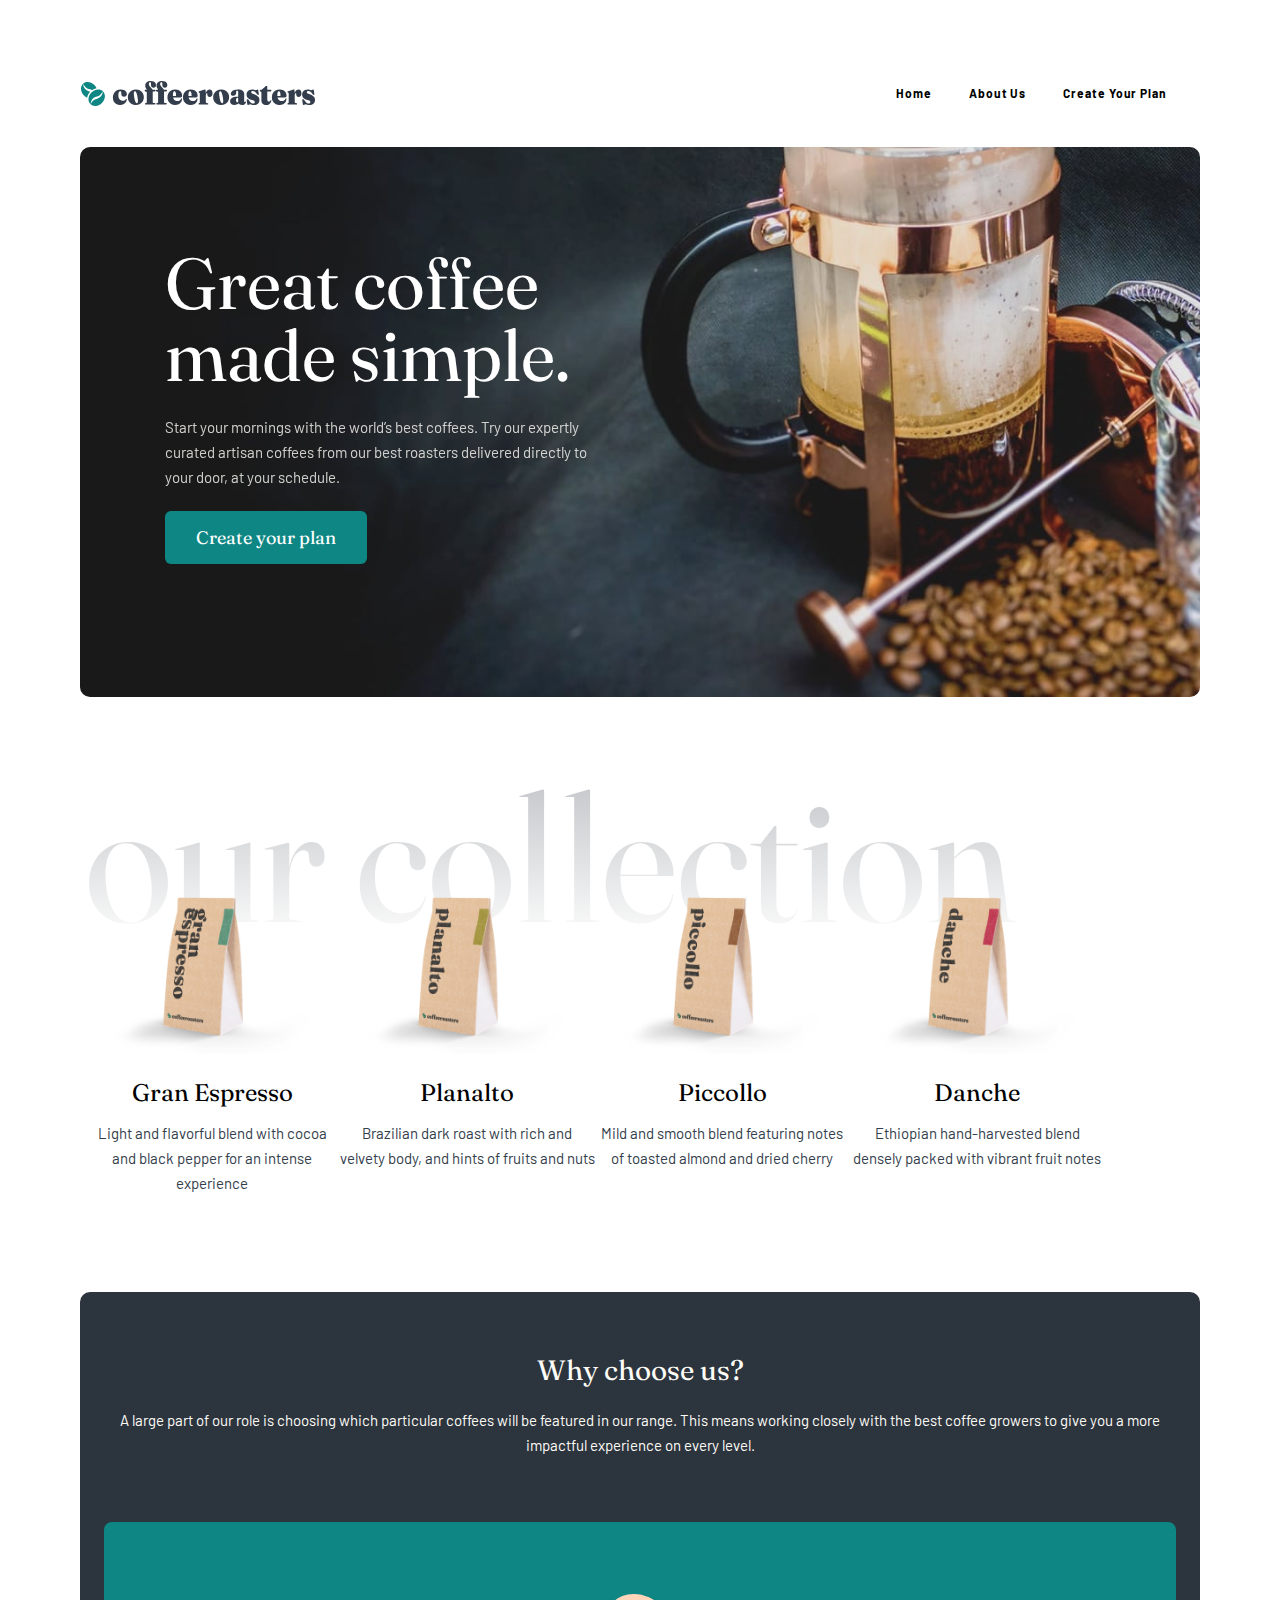
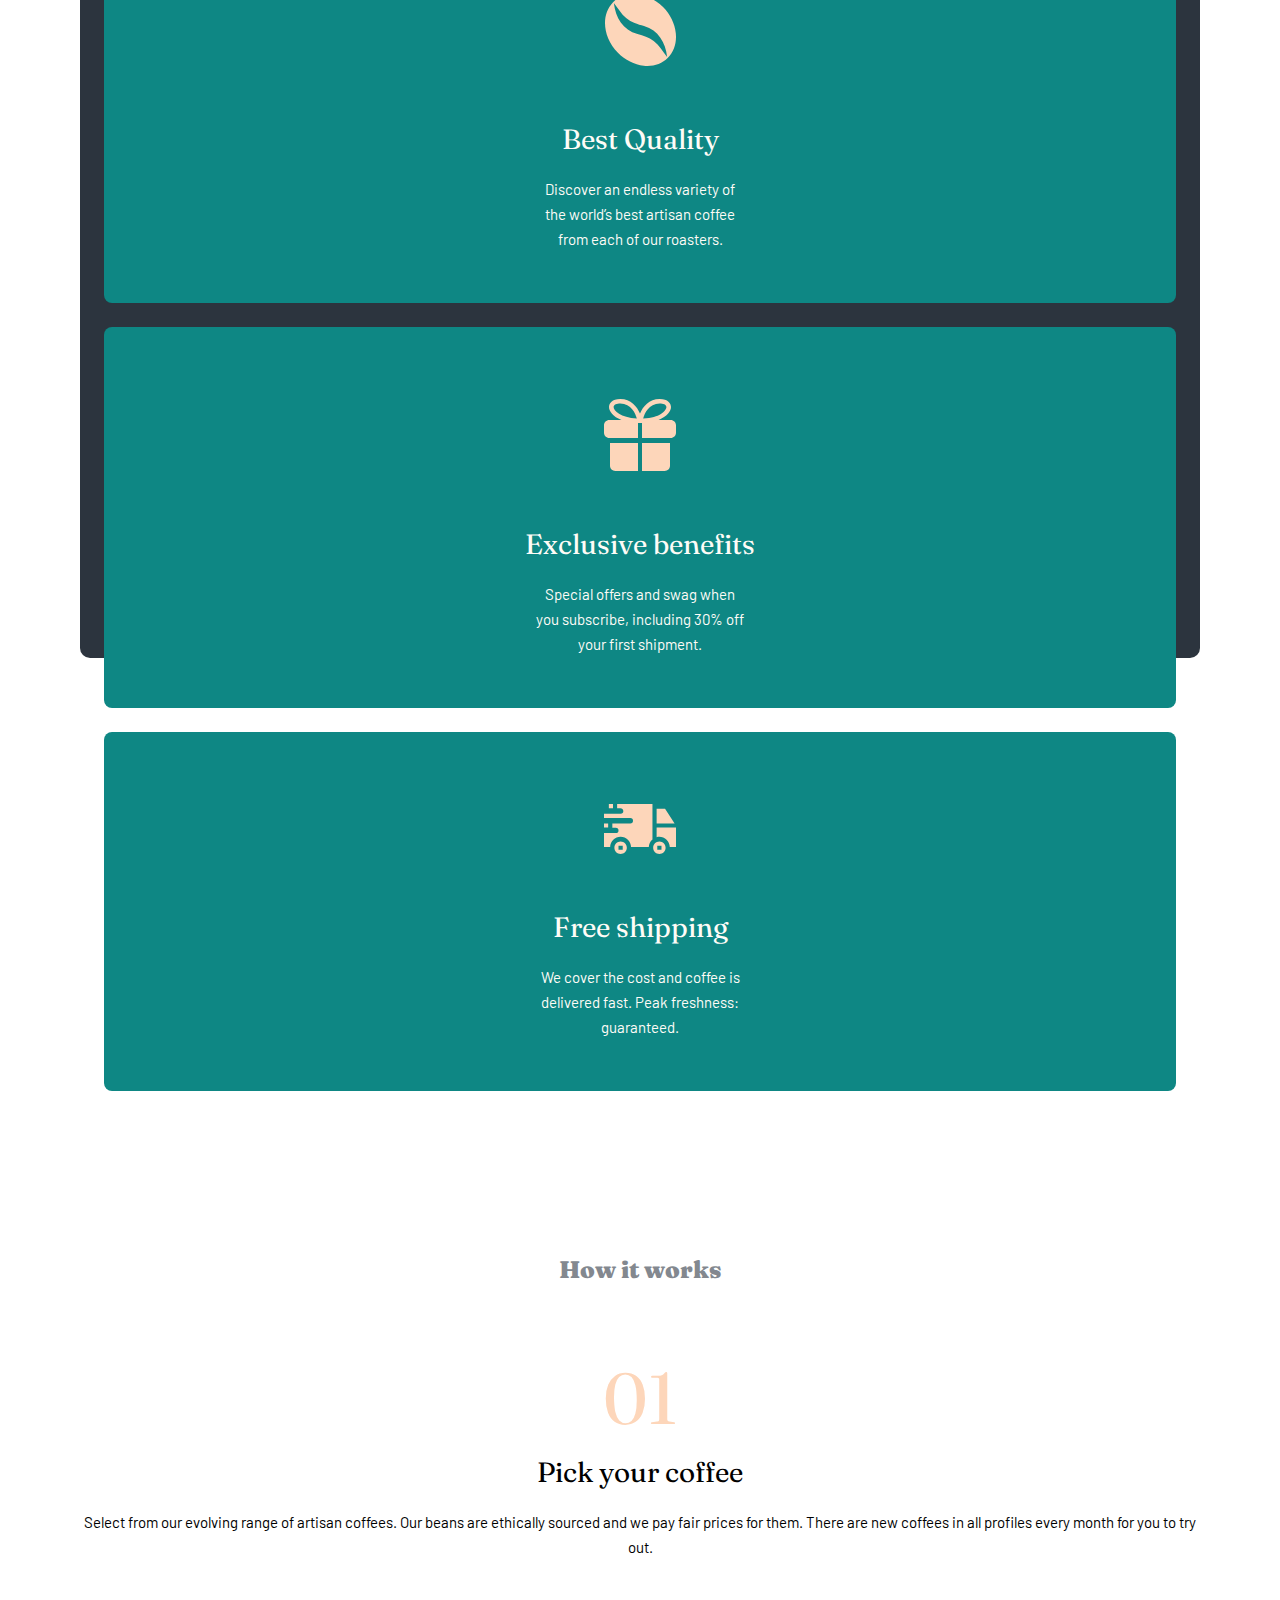
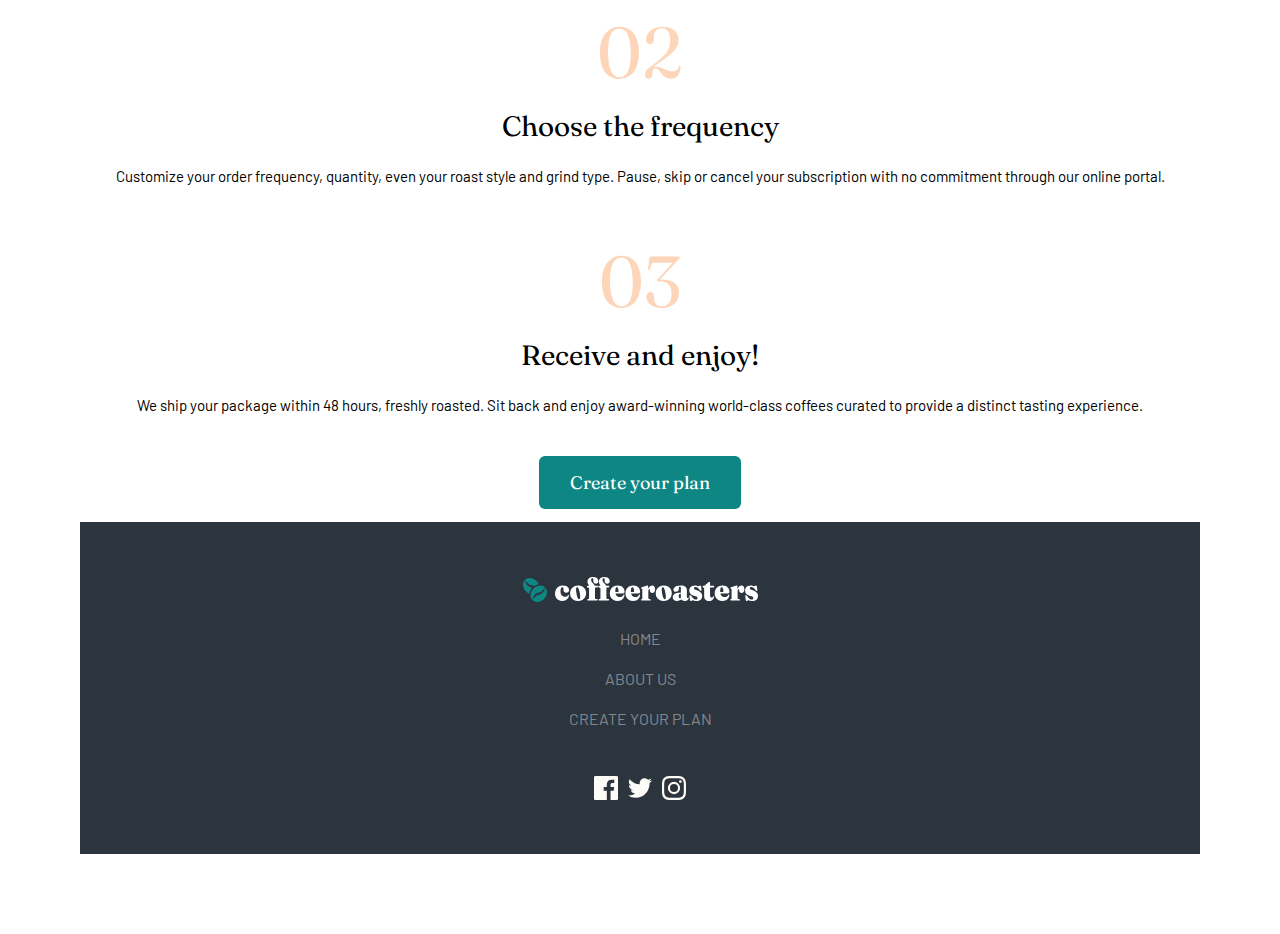
<file: index.html>
<!DOCTYPE html>
<html lang="en">

<head>
  <meta charset="UTF-8">
  <meta name="viewport" content="width=device-width, initial-scale=1.0">
  <link rel="stylesheet" href="scss/styles.css">
  <link rel="preconnect" href="https://fonts.googleapis.com">
  <link rel="preconnect" href="https://fonts.gstatic.com" crossorigin>
  <link
    href="https://fonts.googleapis.com/css2?family=Barlow:wght@400;700&family=Fraunces:opsz,wght@9..144,900&display=swap"
    rel="stylesheet">
  <script src="script.js" defer></script>

  <link rel="icon" type="image/png" sizes="32x32" href="./assets/favicon-32x32.png">

  <title>Frontend Mentor | Coffeeroasters subscription site</title>
</head>

<body>
  <header>
    <nav class="nav">
      <div class="nav-container">
        <img class="logo" src="assets/shared/desktop/logo.svg" alt="">
        <img class="hamburger" src="assets/shared/mobile/icon-hamburger.svg" alt="">
      </div>
      <ul class="nav-link">
        <li class="title_font nav-links"><a href="index.html">Home</a></li>
        <li class="title_font nav-links"><a href="about.html">About Us</a></li>
        <li class="title_font nav-links"><a href="plan.html">Create Your Plan</a></li>
      </ul>
    </nav>
    <div class="header-container">
      <h1 class="title_font">Great coffee made simple.</h1>
      <p class="sub_text sub_text-header">Start your mornings with the world’s best coffees. Try our expertly curated
        artisan
        coffees from our best roasters delivered directly to your door, at your schedule.</p>
      <a href="#" class="title_font btn">Create your plan</a>
    </div>
  </header>
  <main>
    <section class="section section-collection">
      <h2 class="title_font index-h2">our collection</h2>
      <div class="section__collection--container">
        <div class="card-coffee">
          <img class="coffee-logo" src="assets/home/desktop/image-gran-espresso.png" alt="">
          <h3 class="title_font">Gran Espresso</h3>
          <p class="sub_text sub_text-collection">Light and flavorful blend with cocoa and black pepper for an intense
            experience</p>
        </div>
        <div class="card-coffee">
          <img class="coffee-logo" src="assets/home/desktop/image-planalto.png" alt="">
          <h3 class="title_font">Planalto</h3>
          <p class="sub_text sub_text-collection">Brazilian dark roast with rich and velvety body, and hints of fruits
            and
            nuts</p>
        </div>
        <div class="card-coffee">
          <img class="coffee-logo" src="assets/home/desktop/image-piccollo.png" alt="">
          <h3 class="title_font">Piccollo</h3>
          <p class="sub_text sub_text-collection">Mild and smooth blend featuring notes of toasted almond and dried
            cherry
          </p>
        </div>
        <div class="card-coffee">
          <img class="coffee-logo" src="assets/home/desktop/image-danche.png" alt="">
          <h3 class="title_font">Danche</h3>
          <p class="sub_text sub_text-collection">Ethiopian hand-harvested blend densely packed with vibrant fruit notes
          </p>
        </div>
      </div>
    </section>
    <section class="section section--promo">
      <h4 class="title_font">Why choose us?</h4>
      <p class="sub_text sub_text--promo">A large part of our role is choosing which particular coffees will be featured
        in our range.
        This means working
        closely with the best coffee growers to give you a more impactful experience on every level.</p>
      <div class="card">
        <img class="card__logo" src="assets/home/desktop/icon-coffee-bean.svg" alt="">
        <h4 class="title_font">Best Quality</h4>
        <p class="sub_text card__sub">Discover an endless variety of the world’s best artisan coffee from each of our
          roasters.</p>
      </div>
      <div class="card">
        <img class="card__logo" src="assets/home/desktop/icon-gift.svg" alt="">
        <h4 class="title_font">Exclusive benefits</h4>
        <p class="sub_text card__sub">Special offers and swag when you subscribe, including 30% off your first shipment.
        </p>
      </div>
      <div class="card">
        <img class="card__logo" src="assets/home/desktop/icon-truck.svg" alt="">
        <h4 class="title_font">Free shipping</h4>
        <p class="sub_text card__sub">We cover the cost and coffee is delivered fast. Peak freshness: guaranteed.</p>
      </div>
    </section>
    <section class="section section--instruction">
      <h5 class="title_font">How it works</h5>
      <div class="section__card">
        <p class="section__number-logo">01</p>
        <p class="title_font section__title">Pick your coffee</p>
        <p class="sub_text">Select from our evolving range of artisan coffees. Our beans are ethically sourced and we
          pay fair prices for
          them. There are new coffees in all profiles every month for you to try out.</p>
      </div>
      <div class="section__card">
        <p class="section__number-logo">02</p>
        <p class="title_font section__title">Choose the frequency</p>
        <p class="sub_text">Customize your order frequency, quantity, even your roast style and grind type. Pause, skip
          or cancel your subscription with no commitment through our online portal.</p>
      </div>
      <div class="section__card">
        <p class="section__number-logo">03</p>
        <p class="title_font section__title">Receive and enjoy!</p>
        <p class="sub_text">We ship your package within 48 hours, freshly roasted. Sit back and enjoy award-winning
          world-class coffees curated to provide a distinct tasting experience.</p>
      </div>
      <a href="#" class="title_font btn">Create your plan</a>
    </section>
  </main>
  <footer class="footer">
    <svg class="footer-logo" width="237" height="28" xmlns="http://www.w3.org/2000/svg">
      <g fill-rule="nonzero" fill="none">
        <path
          d="M40.237 24.95c1.304 0 2.444-.237 3.422-.71.978-.474 1.755-1.124 2.331-1.95.576-.827.907-1.78.994-2.86.011-.199-.019-.345-.09-.438a.374.374 0 00-.268-.157.623.623 0 00-.27.066c-.092.044-.22.143-.382.297-.294.562-.712.962-1.255 1.199-.544.237-1.217.355-2.021.355-.804 0-1.521-.21-2.152-.628-.63-.419-1.127-1.047-1.491-1.884-.364-.838-.546-1.874-.546-3.108 0-.86.079-1.581.236-2.165.158-.584.38-1.022.669-1.314.287-.292.61-.438.97-.438.358 0 .635.138.83.413.196.276.294.683.294 1.223v1.058c0 .893.23 1.595.693 2.108.461.512 1.138.768 2.029.768.87 0 1.556-.25 2.062-.752.505-.501.757-1.193.757-2.074 0-.838-.241-1.595-.725-2.273-.483-.678-1.184-1.215-2.102-1.612-.919-.396-2.046-.595-3.382-.595-1.565 0-2.934.35-4.108 1.05a7.38 7.38 0 00-2.746 2.86C33.33 14.594 33 15.963 33 17.495c0 1.587.315 2.934.945 4.041a6.4 6.4 0 002.584 2.537c1.092.584 2.328.876 3.708.876zm15.728-.033c1.619 0 3.04-.336 4.262-1.008 1.222-.672 2.179-1.584 2.869-2.735.69-1.152 1.034-2.455 1.034-3.91 0-1.531-.33-2.881-.994-4.05a7.107 7.107 0 00-2.77-2.743c-1.185-.661-2.57-.992-4.157-.992-1.597 0-3.01.342-4.237 1.025-1.228.683-2.19 1.606-2.885 2.769-.696 1.162-1.043 2.47-1.043 3.925 0 1.521.331 2.86.994 4.017a7.067 7.067 0 002.779 2.719c1.19.656 2.572.983 4.148.983zm1.239-1.719c-.337.066-.666-.082-.987-.446-.32-.364-.624-.975-.912-1.835-.288-.86-.563-1.989-.823-3.388-.25-1.4-.392-2.551-.424-3.455-.033-.903.032-1.586.195-2.05.163-.462.413-.732.75-.81.337-.065.666.084.986.447.32.364.628.975.921 1.835.294.86.57 1.989.831 3.388.261 1.4.405 2.554.432 3.463.027.91-.043 1.595-.212 2.058-.168.463-.42.727-.757.793zm17.781 1.422c.511 0 .766-.254.766-.76 0-.22-.06-.394-.179-.521-.12-.127-.304-.207-.554-.24l-1.402-.215a.589.589 0 01-.448-.297c-.092-.166-.138-.402-.138-.711V11.579h1.157c.608 0 1.054-.105 1.336-.315.283-.209.424-.479.424-.81 0-.22-.068-.382-.204-.487-.136-.105-.328-.157-.578-.157H72.75l-.015-.087a1.998 1.998 0 00-.264-.64l-.07-.108a8.286 8.286 0 00-.905-1.09 36.96 36.96 0 01-1.075-1.158 6.526 6.526 0 01-.905-1.297 3.138 3.138 0 01-.367-1.488c0-.518.104-.914.31-1.19.207-.275.51-.413.913-.413.315 0 .549.09.7.273.153.181.229.465.229.85v1.472c0 .837.239 1.51.717 2.016.478.507 1.108.76 1.89.76.707 0 1.286-.217 1.736-.652.451-.435.677-1.088.677-1.959 0-.738-.19-1.419-.57-2.041-.38-.623-.954-1.121-1.72-1.496S72.302 1 71.139 1c-1.804 0-3.195.433-4.173 1.298-.977.865-1.466 2.019-1.466 3.462 0 .606.081 1.116.244 1.53.163.412.348.768.554 1.065l.554.802c.123.178.199.363.23.556l.01.097h-1.43a.83.83 0 00-.508.145L65.1 10a.637.637 0 00-.203.488c0 .198.054.366.162.504.11.137.288.267.538.388l.946.314c.206.088.347.185.423.29a.643.643 0 01.115.388v9.554c0 .286-.05.507-.147.66a.73.73 0 01-.408.315l-.7.215a.978.978 0 00-.432.297.77.77 0 00-.139.48c0 .231.068.41.204.537.136.126.312.19.53.19h8.996zm11.377 0c.51 0 .766-.254.766-.76 0-.22-.06-.394-.18-.521-.119-.127-.304-.207-.554-.24l-1.401-.215a.589.589 0 01-.448-.297c-.093-.166-.139-.402-.139-.711V11.579h1.157c.609 0 1.054-.105 1.337-.315.282-.209.423-.479.423-.81 0-.22-.067-.382-.203-.487-.136-.105-.329-.157-.579-.157h-2.414l-.015-.087a1.998 1.998 0 00-.264-.64l-.07-.108a8.286 8.286 0 00-.904-1.09 36.96 36.96 0 01-1.076-1.158 6.526 6.526 0 01-.904-1.297 3.138 3.138 0 01-.367-1.488c0-.518.103-.914.31-1.19.206-.275.51-.413.912-.413.315 0 .55.09.701.273.152.181.228.465.228.85v1.472c0 .837.24 1.51.718 2.016.478.507 1.108.76 1.89.76.706 0 1.285-.217 1.736-.652.45-.435.676-1.088.676-1.959 0-.738-.19-1.419-.57-2.041-.38-.623-.954-1.121-1.72-1.496S83.678 1 82.515 1c-1.803 0-3.194.433-4.172 1.298-.978.865-1.467 2.019-1.467 3.462 0 .606.082 1.116.245 1.53.163.412.347.768.554 1.065l.554.802c.122.178.198.363.229.556l.011.097h-1.43a.83.83 0 00-.509.145l-.053.045a.637.637 0 00-.204.488c0 .198.054.366.163.504.109.137.288.267.538.388l.945.314c.207.088.348.185.424.29a.643.643 0 01.114.388v9.554c0 .286-.049.507-.147.66a.73.73 0 01-.407.315l-.701.215a.978.978 0 00-.432.297.77.77 0 00-.138.48c0 .231.067.41.203.537.136.126.313.19.53.19h8.997zm9.11.33c1.38 0 2.598-.27 3.652-.81 1.054-.54 1.874-1.258 2.46-2.157.588-.898.881-1.887.881-2.966 0-.21-.038-.359-.114-.447a.353.353 0 00-.277-.132.64.64 0 00-.27.074c-.102.05-.22.146-.35.29-.228.705-.676 1.256-1.344 1.653-.668.396-1.437.595-2.306.595-1.359 0-2.445-.466-3.26-1.397-.478-.546-.816-1.273-1.013-2.18l-.016-.076h7.45c.472 0 .841-.125 1.11-.374l.064-.064c.272-.292.407-.692.407-1.199 0-1.168-.274-2.228-.823-3.181-.548-.954-1.333-1.708-2.355-2.265-1.021-.556-2.238-.835-3.65-.835-1.663 0-3.087.33-4.271.992a6.684 6.684 0 00-2.714 2.769c-.624 1.184-.937 2.564-.937 4.14 0 1.499.323 2.818.97 3.959A6.821 6.821 0 0091.463 24c1.152.634 2.489.95 4.01.95zm-2.127-8.878a12.966 12.966 0 01-.024-.791c0-1.036.076-1.851.229-2.446.152-.595.347-1.017.586-1.265.24-.248.506-.372.799-.372.38 0 .736.325 1.068.976.33.65.497 1.73.497 3.24 0 .462-.207.693-.62.693h-2.533l-.002-.035zm17.71 8.878c1.38 0 2.596-.27 3.65-.81 1.054-.54 1.875-1.258 2.461-2.157.587-.898.88-1.887.88-2.966 0-.21-.038-.359-.114-.447a.353.353 0 00-.277-.132.64.64 0 00-.269.074c-.103.05-.22.146-.35.29-.228.705-.676 1.256-1.345 1.653-.668.396-1.437.595-2.306.595-1.358 0-2.445-.466-3.26-1.397-.477-.546-.815-1.273-1.013-2.18l-.016-.076h7.451c.471 0 .841-.125 1.109-.374l.065-.064c.271-.292.407-.692.407-1.199 0-1.168-.274-2.228-.823-3.181-.549-.954-1.334-1.708-2.355-2.265-1.022-.556-2.239-.835-3.651-.835-1.663 0-3.086.33-4.27.992a6.684 6.684 0 00-2.714 2.769c-.625 1.184-.937 2.564-.937 4.14 0 1.499.323 2.818.97 3.959A6.821 6.821 0 00107.044 24c1.152.634 2.488.95 4.01.95zm-2.129-8.878a12.966 12.966 0 01-.023-.791c0-1.036.076-1.851.228-2.446.152-.595.348-1.017.587-1.265s.505-.372.798-.372c.38 0 .737.325 1.068.976.331.65.497 1.73.497 3.24 0 .462-.206.693-.62.693h-2.533l-.002-.035zm19.079 8.548c.26 0 .46-.069.595-.207a.732.732 0 00.204-.537.82.82 0 00-.147-.488c-.098-.137-.26-.223-.489-.256l-1.222-.248a.647.647 0 01-.457-.339c-.098-.181-.146-.427-.146-.735v-5.818c0-.65.038-1.185.114-1.604.076-.418.187-.73.334-.933.146-.204.318-.306.513-.306.196 0 .337.071.424.215.087.143.136.341.147.595l.016.66c.022.75.225 1.329.611 1.736.386.408.98.612 1.785.612.826 0 1.5-.298 2.02-.893.522-.595.783-1.526.783-2.793 0-1.278-.25-2.231-.75-2.86-.5-.628-1.217-.942-2.151-.942-.771 0-1.483.24-2.135.72-.652.479-1.176 1.211-1.573 2.198a6.529 6.529 0 00-.182.515l-.028.094-.124-2.568c-.029-.304-.082-.525-.158-.663l-.03-.048c-.092-.132-.23-.198-.415-.198-.13 0-.288.022-.473.066a4.95 4.95 0 00-.684.231l-4.63 1.34c-.26.098-.445.217-.553.355a.74.74 0 00-.163.47.64.64 0 00.106.38c.07.1.182.194.334.282l.424.05a.618.618 0 01.301.272c.06.116.09.306.09.57v8.397c0 .33-.027.568-.082.71a.552.552 0 01-.293.315l-.375.149c-.141.099-.253.206-.334.322a.743.743 0 00-.122.438c0 .231.068.413.203.545.136.133.324.199.563.199h8.149zm13.626.297c1.619 0 3.04-.336 4.262-1.008 1.222-.672 2.178-1.584 2.868-2.735.69-1.152 1.035-2.455 1.035-3.91 0-1.531-.331-2.881-.994-4.05a7.107 7.107 0 00-2.77-2.743c-1.185-.661-2.57-.992-4.157-.992-1.597 0-3.01.342-4.238 1.025-1.227.683-2.189 1.606-2.884 2.769-.696 1.162-1.043 2.47-1.043 3.925 0 1.521.33 2.86.994 4.017a7.067 7.067 0 002.779 2.719c1.19.656 2.572.983 4.148.983zm1.238-1.719c-.336.066-.665-.082-.986-.446-.32-.364-.624-.975-.912-1.835-.288-.86-.563-1.989-.824-3.388-.25-1.4-.39-2.551-.423-3.455-.033-.903.032-1.586.195-2.05.163-.462.413-.732.75-.81.337-.065.666.084.986.447.32.364.628.975.921 1.835.293.86.57 1.989.831 3.388.261 1.4.405 2.554.432 3.463.027.91-.043 1.595-.212 2.058-.168.463-.42.727-.758.793zm19.852 1.752c.913 0 1.663-.168 2.25-.504.586-.336 1.023-.735 1.311-1.198.288-.463.432-.887.432-1.273a.751.751 0 00-.106-.413.324.324 0 00-.285-.165.32.32 0 00-.147.033.325.325 0 00-.114.099c-.054.198-.138.336-.252.413a.643.643 0 01-.367.116c-.185 0-.323-.064-.416-.19-.092-.127-.138-.295-.138-.504v-7.306c0-1.455-.492-2.581-1.475-3.38-.984-.8-2.524-1.199-4.62-1.199-1.63 0-2.992.204-4.084.612-1.092.408-1.912.928-2.46 1.562-.55.634-.824 1.28-.824 1.942 0 .705.204 1.242.611 1.612.408.369.997.553 1.769.553.945 0 1.69-.256 2.233-.768.543-.513.815-1.177.815-1.992v-1.256c0-.309.095-.548.285-.72.19-.17.426-.255.709-.255.304 0 .546.113.725.338.18.226.27.532.27.918l-.001 4.818-.087-.019a5.455 5.455 0 00-.91-.087l-.176-.001c-2.337 0-4.078.396-5.224 1.19-1.146.793-1.72 1.9-1.72 3.322 0 1.08.394 1.967 1.182 2.661.788.694 1.834 1.041 3.137 1.041.978 0 1.891-.2 2.739-.603.635-.302 1.152-.698 1.55-1.188l.022-.03.024.075c.125.357.354.677.688.96l.103.084c.603.468 1.454.702 2.551.702zm-4.563-2.578c-.435 0-.786-.18-1.052-.537-.266-.358-.4-.907-.4-1.645 0-.771.129-1.355.384-1.752s.595-.595 1.019-.595c.25 0 .467.025.652.074l.08.025v4.242l-.052.03c-.174.09-.353.142-.538.155l-.093.003zM174.212 25c1.934 0 3.417-.446 4.45-1.339 1.032-.892 1.548-2.11 1.548-3.653 0-.936-.174-1.757-.522-2.463-.348-.705-.956-1.33-1.825-1.876-.87-.545-2.092-1.06-3.668-1.545-.586-.187-1.04-.377-1.36-.57-.321-.193-.541-.4-.66-.62-.12-.22-.18-.457-.18-.71 0-.376.136-.679.408-.91.271-.231.673-.347 1.206-.347.739 0 1.437.248 2.094.744.657.496 1.383 1.344 2.176 2.545.206.254.413.438.62.554.206.116.401.151.586.107a.574.574 0 00.424-.454c.054-.237.043-.576-.033-1.017l-.424-3.041c-.043-.32-.125-.545-.244-.678a.607.607 0 00-.473-.198c-.174 0-.39.06-.652.182-.26.121-.519.245-.774.372-.255.126-.448.19-.578.19-.12 0-.297-.066-.53-.199-.234-.132-.562-.264-.986-.396-.424-.133-.973-.199-1.646-.199-1.12 0-2.127.204-3.024.612-.896.408-1.603.989-2.119 1.744-.516.755-.774 1.655-.774 2.702 0 .926.193 1.736.579 2.43.386.694.975 1.29 1.768 1.785.793.496 1.793.898 3 1.207.781.209 1.382.421 1.8.636.418.215.706.45.864.703.158.253.236.534.236.842 0 .408-.136.744-.407 1.009-.272.264-.685.396-1.239.396a3.417 3.417 0 01-1.491-.338c-.473-.226-.96-.615-1.459-1.166-.5-.55-1.06-1.305-1.679-2.264-.184-.254-.394-.43-.627-.53a.84.84 0 00-.71.017c-.227.089-.374.276-.44.562-.064.287-.048.64.05 1.058l.505 3.29c.076.33.185.55.326.66.141.11.293.166.456.166.185 0 .41-.06.677-.182l.798-.363c.267-.122.481-.182.644-.182.163 0 .378.06.644.182a7.51 7.51 0 001.043.363c.43.121.97.182 1.622.182zm12.908-.05c.978 0 1.826-.19 2.543-.57a4.366 4.366 0 001.703-1.587c.418-.677.666-1.462.742-2.355.01-.253-.025-.421-.106-.504a.242.242 0 00-.286-.058c-.13.198-.266.397-.407.595-.141.198-.29.377-.448.537-.158.16-.334.29-.53.389-.195.099-.407.148-.636.148-.532 0-.937-.198-1.214-.595-.277-.396-.415-1.008-.415-1.834v-7.537h2.444c.555 0 .97-.096 1.244-.286l.06-.045c.272-.22.408-.485.408-.793 0-.22-.065-.383-.196-.488-.13-.105-.315-.157-.554-.157h-3.407V6.85c0-.294-.055-.518-.167-.672l-.044-.055c-.142-.154-.337-.231-.587-.231a1.21 1.21 0 00-.652.206 2.83 2.83 0 00-.652.603l-3.015 2.53c-.185.23-.332.385-.44.462a.541.541 0 01-.31.116h-.799a.861.861 0 00-.603.223.738.738 0 00-.244.57c0 .188.027.345.081.471.055.127.174.235.359.323l.766.248c.174.077.283.176.326.297.043.121.065.298.065.53v7.47c0 1.73.416 2.997 1.247 3.802.831.804 2.073 1.206 3.724 1.206zm13.218 0c1.38 0 2.597-.27 3.651-.81 1.054-.54 1.875-1.258 2.462-2.157.586-.898.88-1.887.88-2.966 0-.21-.038-.359-.114-.447a.353.353 0 00-.278-.132.64.64 0 00-.268.074c-.104.05-.22.146-.35.29-.23.705-.677 1.256-1.346 1.653-.668.396-1.437.595-2.306.595-1.358 0-2.445-.466-3.26-1.397-.477-.546-.815-1.273-1.013-2.18l-.016-.076h7.451c.472 0 .841-.125 1.109-.374l.065-.064c.271-.292.407-.692.407-1.199 0-1.168-.274-2.228-.823-3.181-.549-.954-1.334-1.708-2.355-2.265-1.022-.556-2.238-.835-3.651-.835-1.662 0-3.086.33-4.27.992a6.684 6.684 0 00-2.714 2.769c-.625 1.184-.937 2.564-.937 4.14 0 1.499.323 2.818.97 3.959A6.821 6.821 0 00196.329 24c1.152.634 2.488.95 4.01.95zm-2.128-8.878a12.966 12.966 0 01-.023-.791c0-1.036.076-1.851.228-2.446.152-.595.348-1.017.587-1.265.24-.248.505-.372.799-.372.38 0 .736.325 1.067.976.332.65.497 1.73.497 3.24 0 .462-.206.693-.619.693h-2.534l-.002-.035zm19.08 8.548c.26 0 .458-.069.594-.207a.732.732 0 00.204-.537.82.82 0 00-.147-.488c-.098-.137-.26-.223-.489-.256l-1.222-.248a.647.647 0 01-.457-.339c-.097-.181-.146-.427-.146-.735v-5.818c0-.65.038-1.185.114-1.604.076-.418.187-.73.334-.933.147-.204.318-.306.513-.306.196 0 .337.071.424.215.087.143.136.341.147.595l.016.66c.022.75.225 1.329.611 1.736.386.408.98.612 1.785.612.826 0 1.5-.298 2.021-.893.522-.595.782-1.526.782-2.793 0-1.278-.25-2.231-.75-2.86-.5-.628-1.216-.942-2.15-.942-.772 0-1.484.24-2.136.72-.652.479-1.176 1.211-1.573 2.198a6.529 6.529 0 00-.182.515l-.028.095-.124-2.569c-.029-.304-.081-.525-.158-.663l-.03-.048c-.092-.132-.23-.198-.415-.198-.13 0-.288.022-.473.066a4.95 4.95 0 00-.684.231l-4.629 1.34c-.26.098-.446.217-.554.355a.74.74 0 00-.163.47.64.64 0 00.106.38c.07.1.182.194.334.282l.424.05a.618.618 0 01.301.272c.06.116.09.306.09.57v8.397c0 .33-.027.568-.082.71a.552.552 0 01-.293.315l-.375.149c-.141.099-.253.206-.334.322a.743.743 0 00-.122.438c0 .231.068.413.203.545.136.133.324.199.563.199h8.15zm12.712.38c1.934 0 3.417-.446 4.45-1.339 1.032-.892 1.548-2.11 1.548-3.653 0-.936-.174-1.757-.522-2.463-.347-.705-.956-1.33-1.825-1.876-.87-.545-2.092-1.06-3.667-1.545-.587-.187-1.04-.377-1.361-.57-.32-.193-.54-.4-.66-.62-.12-.22-.18-.457-.18-.71 0-.376.136-.679.408-.91.272-.231.674-.347 1.206-.347.739 0 1.437.248 2.094.744.658.496 1.383 1.344 2.176 2.545.207.254.413.438.62.554.206.116.402.151.586.107a.574.574 0 00.424-.454c.054-.237.044-.576-.032-1.017l-.424-3.041c-.044-.32-.125-.545-.245-.678a.607.607 0 00-.472-.198c-.174 0-.392.06-.652.182-.261.121-.52.245-.774.372-.256.126-.449.19-.58.19-.119 0-.295-.066-.529-.199-.233-.132-.562-.264-.986-.396-.424-.133-.972-.199-1.646-.199-1.12 0-2.127.204-3.023.612-.897.408-1.603.989-2.12 1.744-.515.755-.773 1.655-.773 2.702 0 .926.192 1.736.578 2.43.386.694.975 1.29 1.769 1.785.793.496 1.792.898 2.999 1.207.782.209 1.382.421 1.8.636.419.215.707.45.864.703.158.253.237.534.237.842 0 .408-.136.744-.408 1.009-.271.264-.684.396-1.238.396a3.417 3.417 0 01-1.492-.338c-.472-.226-.959-.615-1.459-1.166-.5-.55-1.059-1.305-1.678-2.264-.185-.254-.394-.43-.628-.53a.84.84 0 00-.709.017c-.228.089-.375.276-.44.562-.065.287-.049.64.049 1.058l.505 3.29c.076.33.185.55.326.66.142.11.294.166.457.166.184 0 .41-.06.676-.182l.799-.363c.266-.122.48-.182.643-.182.163 0 .378.06.644.182a7.51 7.51 0 001.043.363c.43.121.97.182 1.622.182z"
          fill="#FFFFFF" />
        <path
          d="M23.123 11.378c2.89 2.89 2.387 8.1-1.126 11.613-1.688 1.687-3.813 2.74-5.987 2.965-.29.029-.576.044-.856.044-1.87 0-3.539-.656-4.769-1.886-1.416-1.414-2.07-3.412-1.839-5.625.224-2.173 1.277-4.299 2.964-5.986 3.515-3.512 8.724-4.019 11.613-1.125zm-.18.18c-.961 1.16-1.67 2.482-2.851 3.453-1.257 1.033-2.64 1.41-4.161 1.85-3.338.97-4.988 3.791-5.369 7.075 1.043-1.253 1.808-2.657 3.125-3.663 1.152-.88 2.398-1.227 3.754-1.598 3.411-.936 5.105-3.781 5.502-7.117zM14.49 5.003a10.573 10.573 0 012.165 3.151c-1.68.29-3.308.992-4.75 2.046a7.17 7.17 0 00-1.837-.84c-1.519-.44-2.903-.816-4.16-1.85-1.18-.971-1.889-2.296-2.852-3.454.396 3.336 2.091 6.182 5.502 7.118.576.157 1.128.32 1.666.511-1.626 1.713-2.696 3.8-3.07 5.97A10.607 10.607 0 014 15.491C.492 11.978-.014 6.768 2.877 3.878 5.766.986 10.975 1.49 14.489 5.003z"
          fill="#0E8784" />
      </g>
    </svg>
    <ul class="footer__links">
      <li class="footer__link">HOME</li>
      <li class="footer__link">ABOUT US</li>
      <li class="footer__link">CREATE YOUR PLAN</li>
    </ul>
    <div class="footer__sm-container">
      <img class="footer__social-media" src="assets/shared/desktop/icon-facebook.svg" alt="">
      <img class="footer__social-media"  src="assets/shared/desktop/icon-twitter.svg" alt="">
      <img class="footer__social-media"  src="assets/shared/desktop/icon-instagram.svg" alt="">
    </div>
  </footer>
</body>

</html>
</file>
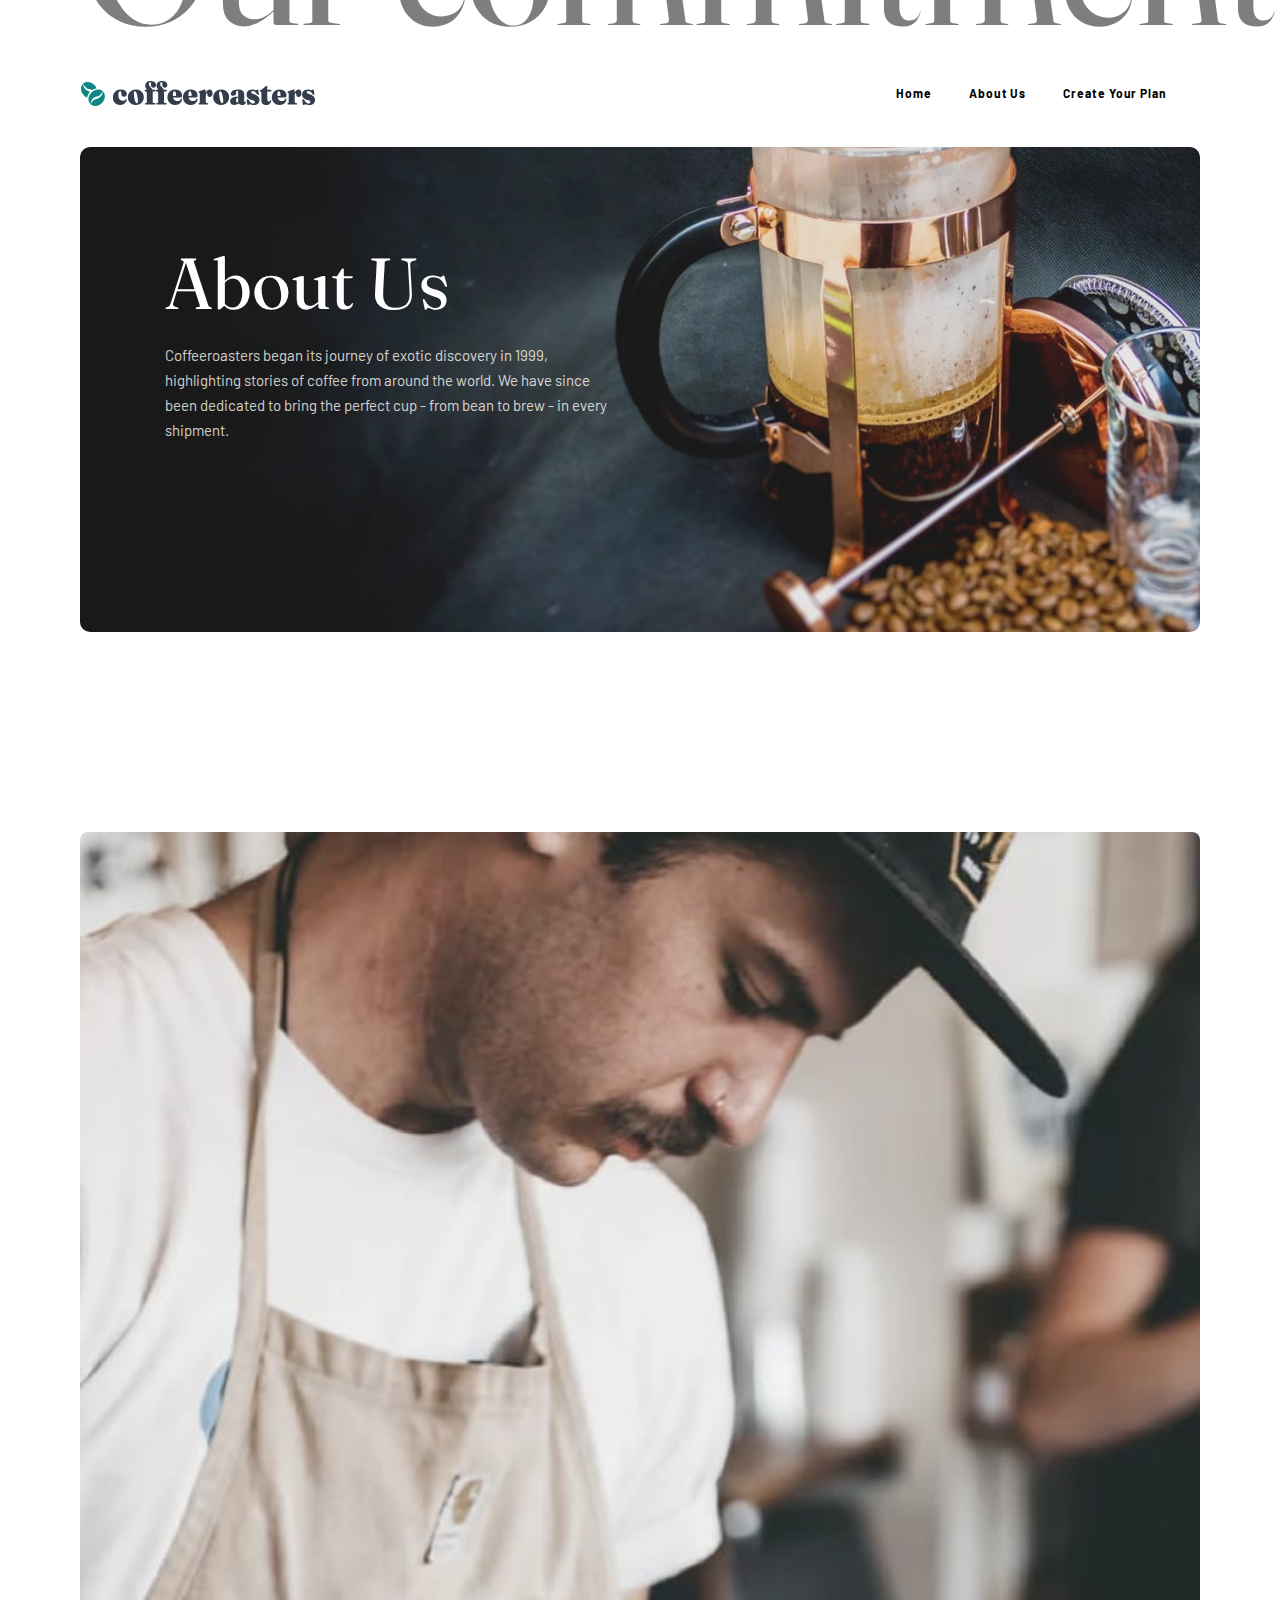
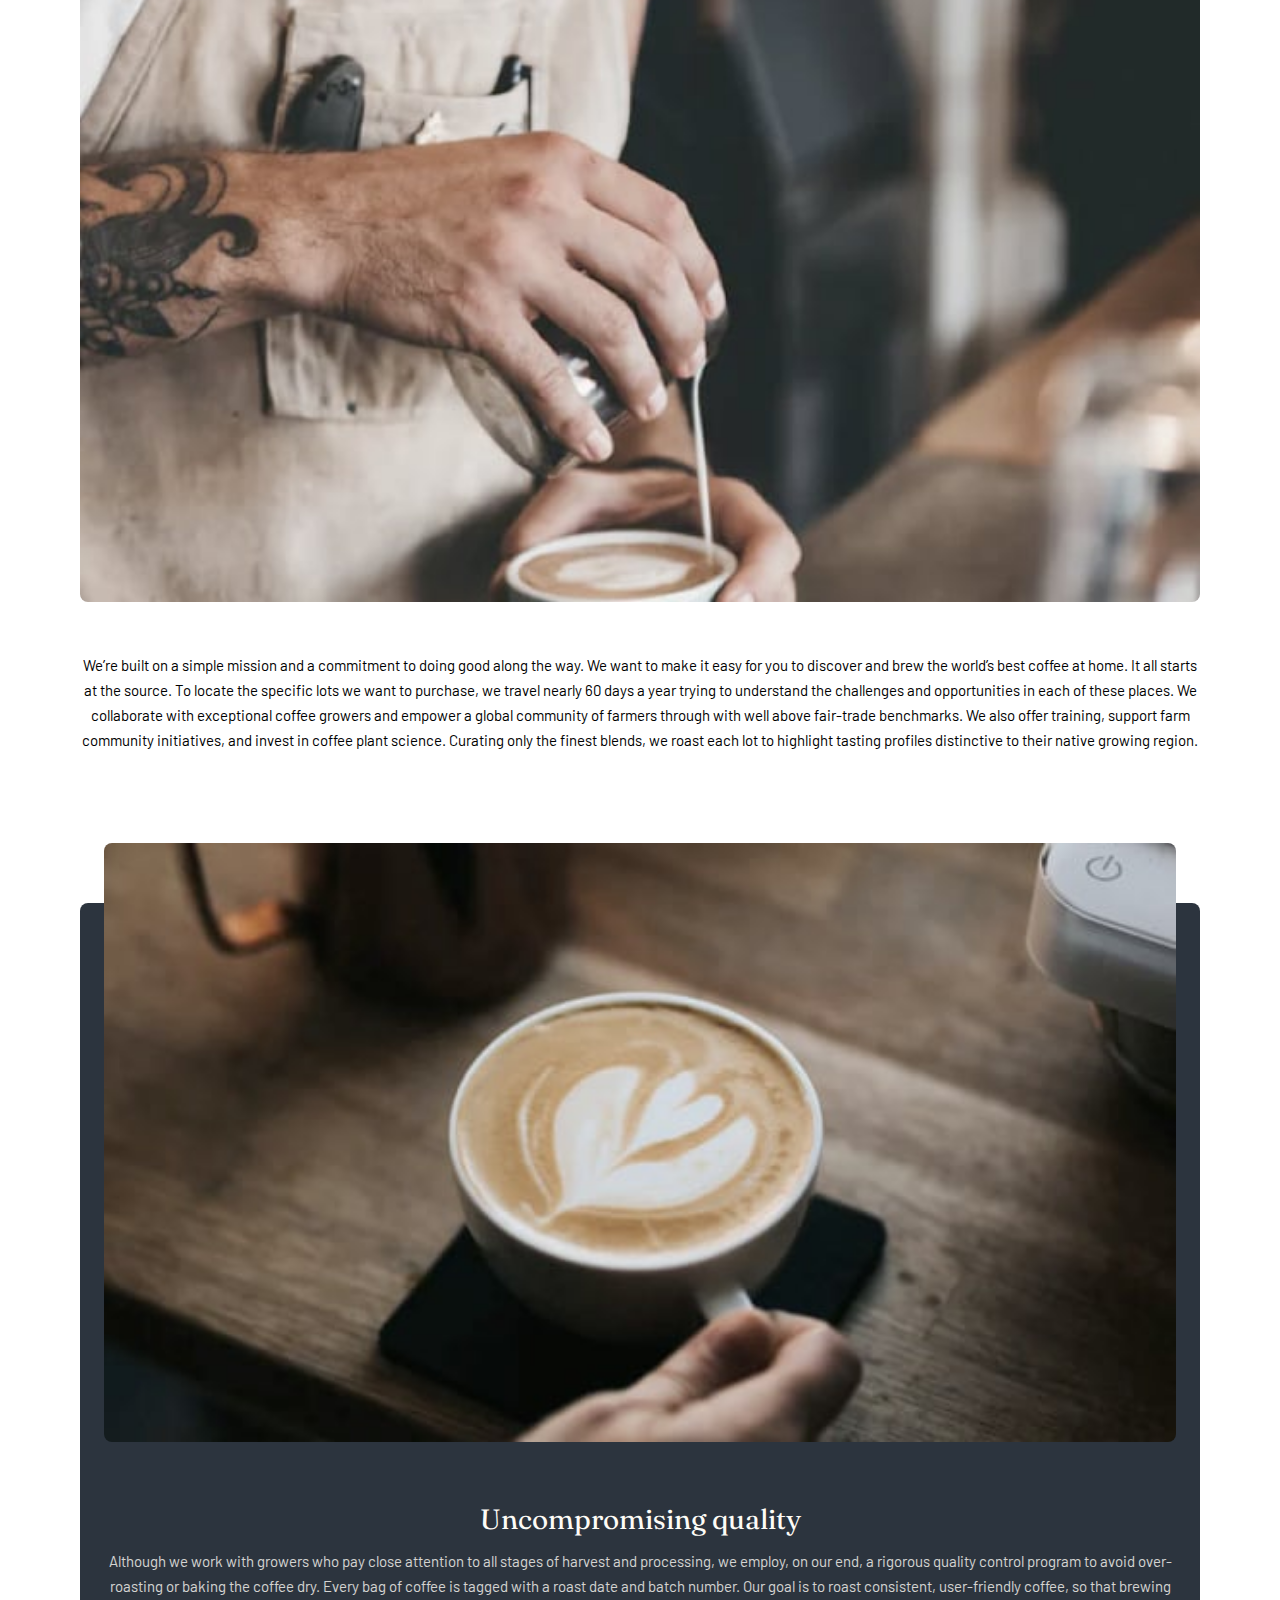
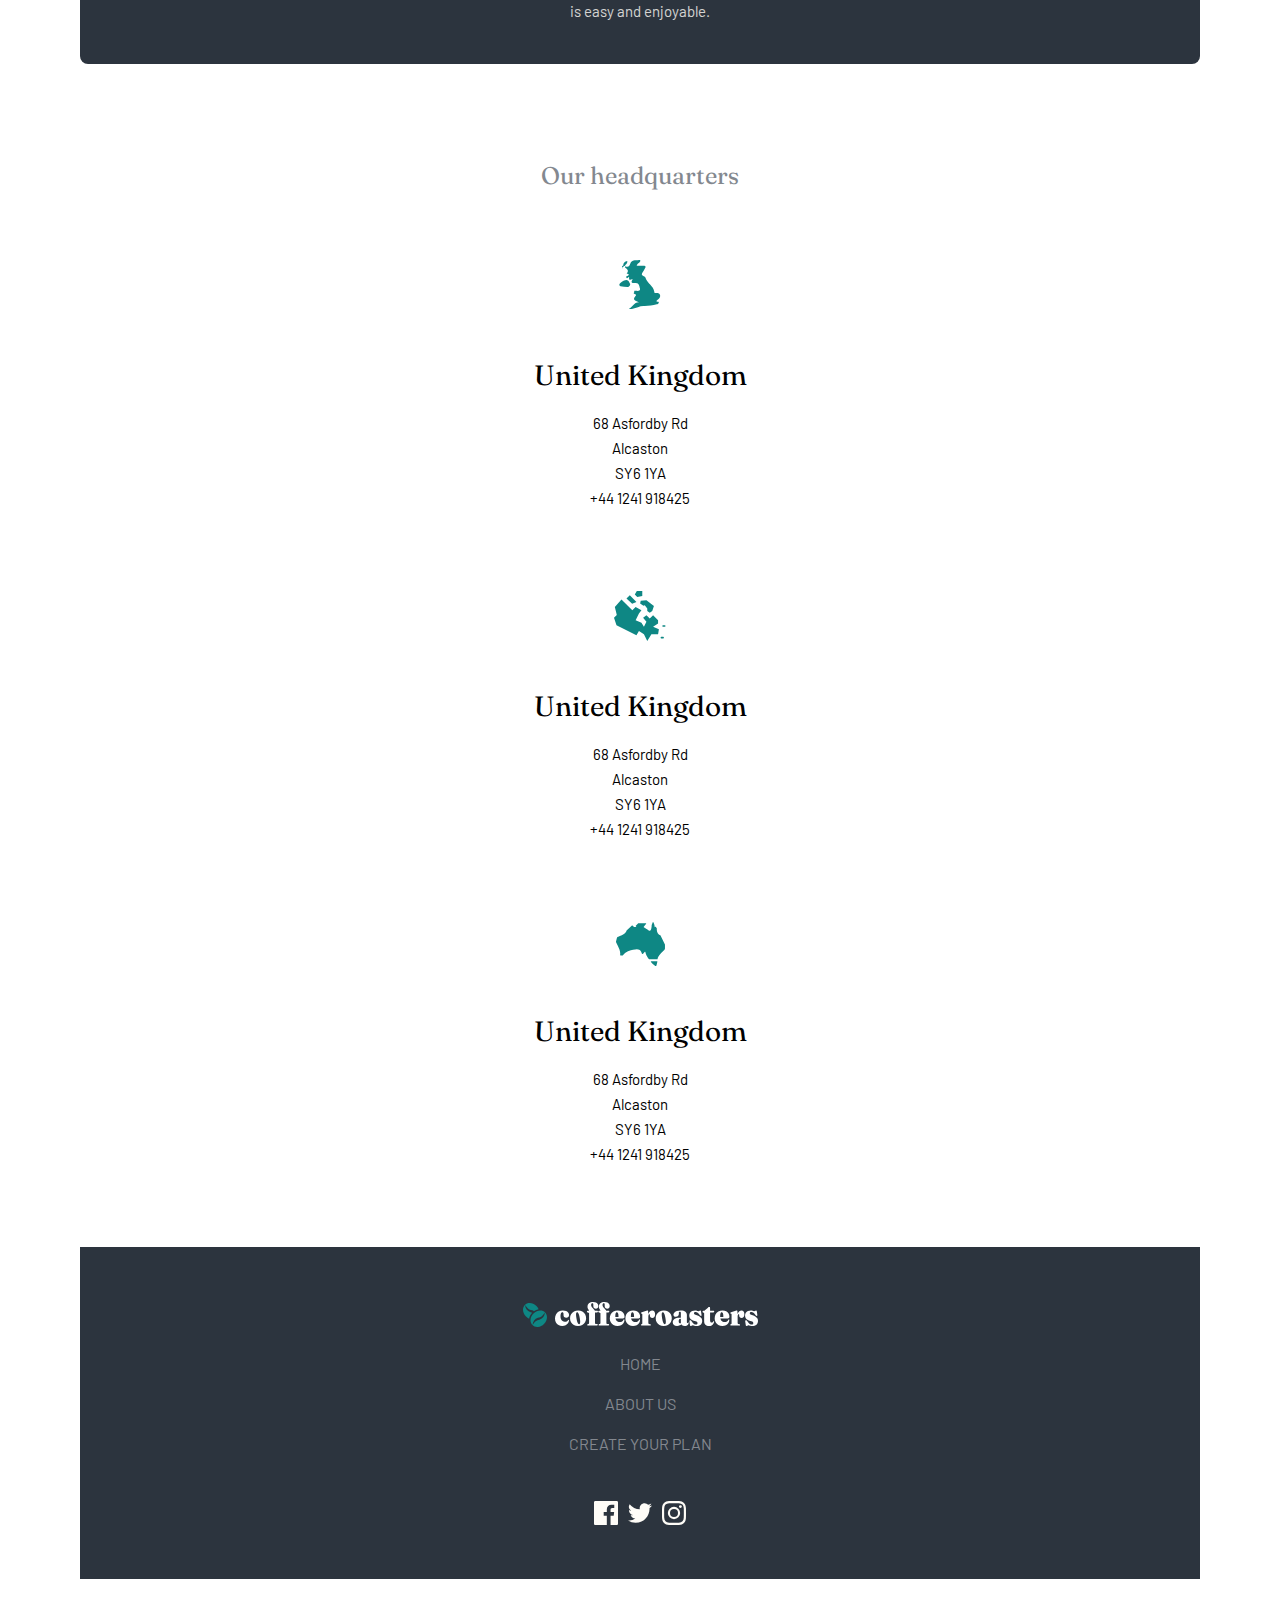
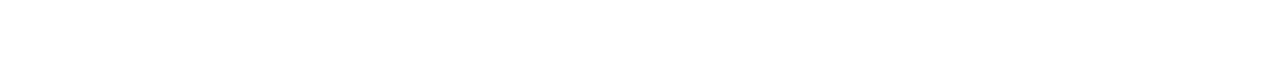
<file: about.html>
<!DOCTYPE html>
<html lang="en">

<head>
  <meta charset="UTF-8">
  <meta name="viewport" content="width=device-width, initial-scale=1.0">
  <link rel="stylesheet" href="scss/styles.css">
  <link rel="preconnect" href="https://fonts.googleapis.com">
  <link rel="preconnect" href="https://fonts.gstatic.com" crossorigin>
  <link
    href="https://fonts.googleapis.com/css2?family=Barlow:wght@400;700&family=Fraunces:opsz,wght@9..144,900&display=swap"
    rel="stylesheet">
  <script src="script.js" defer></script>

  <link rel="icon" type="image/png" sizes="32x32" href="./assets/favicon-32x32.png">

  <title>Frontend Mentor | Coffeeroasters subscription site</title>
</head>

<body>
  <header>
    <nav class="nav">
      <div class="nav-container">
        <img class="logo" src="assets/shared/desktop/logo.svg" alt="">
        <img class="hamburger" src="assets/shared/mobile/icon-hamburger.svg" alt="">
      </div>
      <ul class="nav-link">
        <li class="title_font nav-links"><a href="index.html">Home</a></li>
        <li class="title_font nav-links"><a href="about.html">About Us</a></li>
        <li class="title_font nav-links"><a href="plan.html">Create Your Plan</a></li>
      </ul>
    </nav>
    <div class="header-container header-container--about-us">
      <h1 class="title_font">About Us</h1>
      <p class="sub_text sub_text-header">Coffeeroasters began its journey of exotic discovery in 1999, highlighting
        stories of coffee from around the world. We have since been dedicated to bring the perfect cup - from bean to
        brew - in every shipment.</p>
    </div>
  </header>
  <main>
    <section class="section section--commitment">
      <img class="image image--commitment" src="assets/about/mobile/image-commitment.jpg" alt="">
      <h2 class="title_font about-h2">Our commitment</h2>
      <p class="sub_text">We’re built on a simple mission and a commitment to doing good along the way. We want to make
        it easy for you
        to discover and brew the world’s best coffee at home. It all starts at the source. To locate the specific lots
        we want to purchase, we travel nearly 60 days a year trying to understand the challenges and opportunities in
        each of these places. We collaborate with exceptional coffee growers and empower a global community of farmers
        through with well above fair-trade benchmarks. We also offer training, support farm community initiatives, and
        invest in coffee plant science. Curating only the finest blends, we roast each lot to highlight tasting profiles
        distinctive to their native growing region.</p>
    </section>
    <section class="section section--quality">
      <img class="image image--about-coffee" src="assets/about/mobile/image-quality.jpg" alt="">
      <h3 class="title_font section__title--quality">Uncompromising quality</h3>
      <p class="sub_text section__sub--quality">Although we work with growers who pay close attention to all stages of harvest and processing, we employ, on
        our end, a rigorous quality control program to avoid over-roasting or baking the coffee dry. Every bag of coffee
        is tagged with a roast date and batch number. Our goal is to roast
        consistent, user-friendly coffee, so that brewing is easy and enjoyable.</p>
    </section>
    <section class="section">
      <h3 class="title_font section__title--hq">Our headquarters</h3>
      <div class="country-container">
        <img class="country-icon" src="assets/about/desktop/illustration-uk.svg" alt="">
        <p class="title_font country">United Kingdom</p>
        <div class="sub_text">
          <p>68  Asfordby Rd</p>
          <p>Alcaston</p>
          <p>SY6 1YA</p>
          <p>+44 1241 918425</p>
        </div>
      </div>
      <div class="country-container">
        <img class="country-icon" src="assets/about/desktop/illustration-canada.svg" alt="">
        <p class="title_font country">United Kingdom</p>
        <div class="sub_text">
          <p>68  Asfordby Rd</p>
          <p>Alcaston</p>
          <p>SY6 1YA</p>
          <p>+44 1241 918425</p>
        </div>
      </div>
      <div class="country-container">
        <img class="country-icon" src="assets/about/desktop/illustration-australia.svg" alt="">
        <p class="title_font country">United Kingdom</p>
        <div class="sub_text">
          <p>68  Asfordby Rd</p>
          <p>Alcaston</p>
          <p>SY6 1YA</p>
          <p>+44 1241 918425</p>
        </div>
      </div>
    </section>
  </main>
  <footer class="footer">
    <svg class="footer-logo" width="237" height="28" xmlns="http://www.w3.org/2000/svg">
      <g fill-rule="nonzero" fill="none">
        <path
          d="M40.237 24.95c1.304 0 2.444-.237 3.422-.71.978-.474 1.755-1.124 2.331-1.95.576-.827.907-1.78.994-2.86.011-.199-.019-.345-.09-.438a.374.374 0 00-.268-.157.623.623 0 00-.27.066c-.092.044-.22.143-.382.297-.294.562-.712.962-1.255 1.199-.544.237-1.217.355-2.021.355-.804 0-1.521-.21-2.152-.628-.63-.419-1.127-1.047-1.491-1.884-.364-.838-.546-1.874-.546-3.108 0-.86.079-1.581.236-2.165.158-.584.38-1.022.669-1.314.287-.292.61-.438.97-.438.358 0 .635.138.83.413.196.276.294.683.294 1.223v1.058c0 .893.23 1.595.693 2.108.461.512 1.138.768 2.029.768.87 0 1.556-.25 2.062-.752.505-.501.757-1.193.757-2.074 0-.838-.241-1.595-.725-2.273-.483-.678-1.184-1.215-2.102-1.612-.919-.396-2.046-.595-3.382-.595-1.565 0-2.934.35-4.108 1.05a7.38 7.38 0 00-2.746 2.86C33.33 14.594 33 15.963 33 17.495c0 1.587.315 2.934.945 4.041a6.4 6.4 0 002.584 2.537c1.092.584 2.328.876 3.708.876zm15.728-.033c1.619 0 3.04-.336 4.262-1.008 1.222-.672 2.179-1.584 2.869-2.735.69-1.152 1.034-2.455 1.034-3.91 0-1.531-.33-2.881-.994-4.05a7.107 7.107 0 00-2.77-2.743c-1.185-.661-2.57-.992-4.157-.992-1.597 0-3.01.342-4.237 1.025-1.228.683-2.19 1.606-2.885 2.769-.696 1.162-1.043 2.47-1.043 3.925 0 1.521.331 2.86.994 4.017a7.067 7.067 0 002.779 2.719c1.19.656 2.572.983 4.148.983zm1.239-1.719c-.337.066-.666-.082-.987-.446-.32-.364-.624-.975-.912-1.835-.288-.86-.563-1.989-.823-3.388-.25-1.4-.392-2.551-.424-3.455-.033-.903.032-1.586.195-2.05.163-.462.413-.732.75-.81.337-.065.666.084.986.447.32.364.628.975.921 1.835.294.86.57 1.989.831 3.388.261 1.4.405 2.554.432 3.463.027.91-.043 1.595-.212 2.058-.168.463-.42.727-.757.793zm17.781 1.422c.511 0 .766-.254.766-.76 0-.22-.06-.394-.179-.521-.12-.127-.304-.207-.554-.24l-1.402-.215a.589.589 0 01-.448-.297c-.092-.166-.138-.402-.138-.711V11.579h1.157c.608 0 1.054-.105 1.336-.315.283-.209.424-.479.424-.81 0-.22-.068-.382-.204-.487-.136-.105-.328-.157-.578-.157H72.75l-.015-.087a1.998 1.998 0 00-.264-.64l-.07-.108a8.286 8.286 0 00-.905-1.09 36.96 36.96 0 01-1.075-1.158 6.526 6.526 0 01-.905-1.297 3.138 3.138 0 01-.367-1.488c0-.518.104-.914.31-1.19.207-.275.51-.413.913-.413.315 0 .549.09.7.273.153.181.229.465.229.85v1.472c0 .837.239 1.51.717 2.016.478.507 1.108.76 1.89.76.707 0 1.286-.217 1.736-.652.451-.435.677-1.088.677-1.959 0-.738-.19-1.419-.57-2.041-.38-.623-.954-1.121-1.72-1.496S72.302 1 71.139 1c-1.804 0-3.195.433-4.173 1.298-.977.865-1.466 2.019-1.466 3.462 0 .606.081 1.116.244 1.53.163.412.348.768.554 1.065l.554.802c.123.178.199.363.23.556l.01.097h-1.43a.83.83 0 00-.508.145L65.1 10a.637.637 0 00-.203.488c0 .198.054.366.162.504.11.137.288.267.538.388l.946.314c.206.088.347.185.423.29a.643.643 0 01.115.388v9.554c0 .286-.05.507-.147.66a.73.73 0 01-.408.315l-.7.215a.978.978 0 00-.432.297.77.77 0 00-.139.48c0 .231.068.41.204.537.136.126.312.19.53.19h8.996zm11.377 0c.51 0 .766-.254.766-.76 0-.22-.06-.394-.18-.521-.119-.127-.304-.207-.554-.24l-1.401-.215a.589.589 0 01-.448-.297c-.093-.166-.139-.402-.139-.711V11.579h1.157c.609 0 1.054-.105 1.337-.315.282-.209.423-.479.423-.81 0-.22-.067-.382-.203-.487-.136-.105-.329-.157-.579-.157h-2.414l-.015-.087a1.998 1.998 0 00-.264-.64l-.07-.108a8.286 8.286 0 00-.904-1.09 36.96 36.96 0 01-1.076-1.158 6.526 6.526 0 01-.904-1.297 3.138 3.138 0 01-.367-1.488c0-.518.103-.914.31-1.19.206-.275.51-.413.912-.413.315 0 .55.09.701.273.152.181.228.465.228.85v1.472c0 .837.24 1.51.718 2.016.478.507 1.108.76 1.89.76.706 0 1.285-.217 1.736-.652.45-.435.676-1.088.676-1.959 0-.738-.19-1.419-.57-2.041-.38-.623-.954-1.121-1.72-1.496S83.678 1 82.515 1c-1.803 0-3.194.433-4.172 1.298-.978.865-1.467 2.019-1.467 3.462 0 .606.082 1.116.245 1.53.163.412.347.768.554 1.065l.554.802c.122.178.198.363.229.556l.011.097h-1.43a.83.83 0 00-.509.145l-.053.045a.637.637 0 00-.204.488c0 .198.054.366.163.504.109.137.288.267.538.388l.945.314c.207.088.348.185.424.29a.643.643 0 01.114.388v9.554c0 .286-.049.507-.147.66a.73.73 0 01-.407.315l-.701.215a.978.978 0 00-.432.297.77.77 0 00-.138.48c0 .231.067.41.203.537.136.126.313.19.53.19h8.997zm9.11.33c1.38 0 2.598-.27 3.652-.81 1.054-.54 1.874-1.258 2.46-2.157.588-.898.881-1.887.881-2.966 0-.21-.038-.359-.114-.447a.353.353 0 00-.277-.132.64.64 0 00-.27.074c-.102.05-.22.146-.35.29-.228.705-.676 1.256-1.344 1.653-.668.396-1.437.595-2.306.595-1.359 0-2.445-.466-3.26-1.397-.478-.546-.816-1.273-1.013-2.18l-.016-.076h7.45c.472 0 .841-.125 1.11-.374l.064-.064c.272-.292.407-.692.407-1.199 0-1.168-.274-2.228-.823-3.181-.548-.954-1.333-1.708-2.355-2.265-1.021-.556-2.238-.835-3.65-.835-1.663 0-3.087.33-4.271.992a6.684 6.684 0 00-2.714 2.769c-.624 1.184-.937 2.564-.937 4.14 0 1.499.323 2.818.97 3.959A6.821 6.821 0 0091.463 24c1.152.634 2.489.95 4.01.95zm-2.127-8.878a12.966 12.966 0 01-.024-.791c0-1.036.076-1.851.229-2.446.152-.595.347-1.017.586-1.265.24-.248.506-.372.799-.372.38 0 .736.325 1.068.976.33.65.497 1.73.497 3.24 0 .462-.207.693-.62.693h-2.533l-.002-.035zm17.71 8.878c1.38 0 2.596-.27 3.65-.81 1.054-.54 1.875-1.258 2.461-2.157.587-.898.88-1.887.88-2.966 0-.21-.038-.359-.114-.447a.353.353 0 00-.277-.132.64.64 0 00-.269.074c-.103.05-.22.146-.35.29-.228.705-.676 1.256-1.345 1.653-.668.396-1.437.595-2.306.595-1.358 0-2.445-.466-3.26-1.397-.477-.546-.815-1.273-1.013-2.18l-.016-.076h7.451c.471 0 .841-.125 1.109-.374l.065-.064c.271-.292.407-.692.407-1.199 0-1.168-.274-2.228-.823-3.181-.549-.954-1.334-1.708-2.355-2.265-1.022-.556-2.239-.835-3.651-.835-1.663 0-3.086.33-4.27.992a6.684 6.684 0 00-2.714 2.769c-.625 1.184-.937 2.564-.937 4.14 0 1.499.323 2.818.97 3.959A6.821 6.821 0 00107.044 24c1.152.634 2.488.95 4.01.95zm-2.129-8.878a12.966 12.966 0 01-.023-.791c0-1.036.076-1.851.228-2.446.152-.595.348-1.017.587-1.265s.505-.372.798-.372c.38 0 .737.325 1.068.976.331.65.497 1.73.497 3.24 0 .462-.206.693-.62.693h-2.533l-.002-.035zm19.079 8.548c.26 0 .46-.069.595-.207a.732.732 0 00.204-.537.82.82 0 00-.147-.488c-.098-.137-.26-.223-.489-.256l-1.222-.248a.647.647 0 01-.457-.339c-.098-.181-.146-.427-.146-.735v-5.818c0-.65.038-1.185.114-1.604.076-.418.187-.73.334-.933.146-.204.318-.306.513-.306.196 0 .337.071.424.215.087.143.136.341.147.595l.016.66c.022.75.225 1.329.611 1.736.386.408.98.612 1.785.612.826 0 1.5-.298 2.02-.893.522-.595.783-1.526.783-2.793 0-1.278-.25-2.231-.75-2.86-.5-.628-1.217-.942-2.151-.942-.771 0-1.483.24-2.135.72-.652.479-1.176 1.211-1.573 2.198a6.529 6.529 0 00-.182.515l-.028.094-.124-2.568c-.029-.304-.082-.525-.158-.663l-.03-.048c-.092-.132-.23-.198-.415-.198-.13 0-.288.022-.473.066a4.95 4.95 0 00-.684.231l-4.63 1.34c-.26.098-.445.217-.553.355a.74.74 0 00-.163.47.64.64 0 00.106.38c.07.1.182.194.334.282l.424.05a.618.618 0 01.301.272c.06.116.09.306.09.57v8.397c0 .33-.027.568-.082.71a.552.552 0 01-.293.315l-.375.149c-.141.099-.253.206-.334.322a.743.743 0 00-.122.438c0 .231.068.413.203.545.136.133.324.199.563.199h8.149zm13.626.297c1.619 0 3.04-.336 4.262-1.008 1.222-.672 2.178-1.584 2.868-2.735.69-1.152 1.035-2.455 1.035-3.91 0-1.531-.331-2.881-.994-4.05a7.107 7.107 0 00-2.77-2.743c-1.185-.661-2.57-.992-4.157-.992-1.597 0-3.01.342-4.238 1.025-1.227.683-2.189 1.606-2.884 2.769-.696 1.162-1.043 2.47-1.043 3.925 0 1.521.33 2.86.994 4.017a7.067 7.067 0 002.779 2.719c1.19.656 2.572.983 4.148.983zm1.238-1.719c-.336.066-.665-.082-.986-.446-.32-.364-.624-.975-.912-1.835-.288-.86-.563-1.989-.824-3.388-.25-1.4-.39-2.551-.423-3.455-.033-.903.032-1.586.195-2.05.163-.462.413-.732.75-.81.337-.065.666.084.986.447.32.364.628.975.921 1.835.293.86.57 1.989.831 3.388.261 1.4.405 2.554.432 3.463.027.91-.043 1.595-.212 2.058-.168.463-.42.727-.758.793zm19.852 1.752c.913 0 1.663-.168 2.25-.504.586-.336 1.023-.735 1.311-1.198.288-.463.432-.887.432-1.273a.751.751 0 00-.106-.413.324.324 0 00-.285-.165.32.32 0 00-.147.033.325.325 0 00-.114.099c-.054.198-.138.336-.252.413a.643.643 0 01-.367.116c-.185 0-.323-.064-.416-.19-.092-.127-.138-.295-.138-.504v-7.306c0-1.455-.492-2.581-1.475-3.38-.984-.8-2.524-1.199-4.62-1.199-1.63 0-2.992.204-4.084.612-1.092.408-1.912.928-2.46 1.562-.55.634-.824 1.28-.824 1.942 0 .705.204 1.242.611 1.612.408.369.997.553 1.769.553.945 0 1.69-.256 2.233-.768.543-.513.815-1.177.815-1.992v-1.256c0-.309.095-.548.285-.72.19-.17.426-.255.709-.255.304 0 .546.113.725.338.18.226.27.532.27.918l-.001 4.818-.087-.019a5.455 5.455 0 00-.91-.087l-.176-.001c-2.337 0-4.078.396-5.224 1.19-1.146.793-1.72 1.9-1.72 3.322 0 1.08.394 1.967 1.182 2.661.788.694 1.834 1.041 3.137 1.041.978 0 1.891-.2 2.739-.603.635-.302 1.152-.698 1.55-1.188l.022-.03.024.075c.125.357.354.677.688.96l.103.084c.603.468 1.454.702 2.551.702zm-4.563-2.578c-.435 0-.786-.18-1.052-.537-.266-.358-.4-.907-.4-1.645 0-.771.129-1.355.384-1.752s.595-.595 1.019-.595c.25 0 .467.025.652.074l.08.025v4.242l-.052.03c-.174.09-.353.142-.538.155l-.093.003zM174.212 25c1.934 0 3.417-.446 4.45-1.339 1.032-.892 1.548-2.11 1.548-3.653 0-.936-.174-1.757-.522-2.463-.348-.705-.956-1.33-1.825-1.876-.87-.545-2.092-1.06-3.668-1.545-.586-.187-1.04-.377-1.36-.57-.321-.193-.541-.4-.66-.62-.12-.22-.18-.457-.18-.71 0-.376.136-.679.408-.91.271-.231.673-.347 1.206-.347.739 0 1.437.248 2.094.744.657.496 1.383 1.344 2.176 2.545.206.254.413.438.62.554.206.116.401.151.586.107a.574.574 0 00.424-.454c.054-.237.043-.576-.033-1.017l-.424-3.041c-.043-.32-.125-.545-.244-.678a.607.607 0 00-.473-.198c-.174 0-.39.06-.652.182-.26.121-.519.245-.774.372-.255.126-.448.19-.578.19-.12 0-.297-.066-.53-.199-.234-.132-.562-.264-.986-.396-.424-.133-.973-.199-1.646-.199-1.12 0-2.127.204-3.024.612-.896.408-1.603.989-2.119 1.744-.516.755-.774 1.655-.774 2.702 0 .926.193 1.736.579 2.43.386.694.975 1.29 1.768 1.785.793.496 1.793.898 3 1.207.781.209 1.382.421 1.8.636.418.215.706.45.864.703.158.253.236.534.236.842 0 .408-.136.744-.407 1.009-.272.264-.685.396-1.239.396a3.417 3.417 0 01-1.491-.338c-.473-.226-.96-.615-1.459-1.166-.5-.55-1.06-1.305-1.679-2.264-.184-.254-.394-.43-.627-.53a.84.84 0 00-.71.017c-.227.089-.374.276-.44.562-.064.287-.048.64.05 1.058l.505 3.29c.076.33.185.55.326.66.141.11.293.166.456.166.185 0 .41-.06.677-.182l.798-.363c.267-.122.481-.182.644-.182.163 0 .378.06.644.182a7.51 7.51 0 001.043.363c.43.121.97.182 1.622.182zm12.908-.05c.978 0 1.826-.19 2.543-.57a4.366 4.366 0 001.703-1.587c.418-.677.666-1.462.742-2.355.01-.253-.025-.421-.106-.504a.242.242 0 00-.286-.058c-.13.198-.266.397-.407.595-.141.198-.29.377-.448.537-.158.16-.334.29-.53.389-.195.099-.407.148-.636.148-.532 0-.937-.198-1.214-.595-.277-.396-.415-1.008-.415-1.834v-7.537h2.444c.555 0 .97-.096 1.244-.286l.06-.045c.272-.22.408-.485.408-.793 0-.22-.065-.383-.196-.488-.13-.105-.315-.157-.554-.157h-3.407V6.85c0-.294-.055-.518-.167-.672l-.044-.055c-.142-.154-.337-.231-.587-.231a1.21 1.21 0 00-.652.206 2.83 2.83 0 00-.652.603l-3.015 2.53c-.185.23-.332.385-.44.462a.541.541 0 01-.31.116h-.799a.861.861 0 00-.603.223.738.738 0 00-.244.57c0 .188.027.345.081.471.055.127.174.235.359.323l.766.248c.174.077.283.176.326.297.043.121.065.298.065.53v7.47c0 1.73.416 2.997 1.247 3.802.831.804 2.073 1.206 3.724 1.206zm13.218 0c1.38 0 2.597-.27 3.651-.81 1.054-.54 1.875-1.258 2.462-2.157.586-.898.88-1.887.88-2.966 0-.21-.038-.359-.114-.447a.353.353 0 00-.278-.132.64.64 0 00-.268.074c-.104.05-.22.146-.35.29-.23.705-.677 1.256-1.346 1.653-.668.396-1.437.595-2.306.595-1.358 0-2.445-.466-3.26-1.397-.477-.546-.815-1.273-1.013-2.18l-.016-.076h7.451c.472 0 .841-.125 1.109-.374l.065-.064c.271-.292.407-.692.407-1.199 0-1.168-.274-2.228-.823-3.181-.549-.954-1.334-1.708-2.355-2.265-1.022-.556-2.238-.835-3.651-.835-1.662 0-3.086.33-4.27.992a6.684 6.684 0 00-2.714 2.769c-.625 1.184-.937 2.564-.937 4.14 0 1.499.323 2.818.97 3.959A6.821 6.821 0 00196.329 24c1.152.634 2.488.95 4.01.95zm-2.128-8.878a12.966 12.966 0 01-.023-.791c0-1.036.076-1.851.228-2.446.152-.595.348-1.017.587-1.265.24-.248.505-.372.799-.372.38 0 .736.325 1.067.976.332.65.497 1.73.497 3.24 0 .462-.206.693-.619.693h-2.534l-.002-.035zm19.08 8.548c.26 0 .458-.069.594-.207a.732.732 0 00.204-.537.82.82 0 00-.147-.488c-.098-.137-.26-.223-.489-.256l-1.222-.248a.647.647 0 01-.457-.339c-.097-.181-.146-.427-.146-.735v-5.818c0-.65.038-1.185.114-1.604.076-.418.187-.73.334-.933.147-.204.318-.306.513-.306.196 0 .337.071.424.215.087.143.136.341.147.595l.016.66c.022.75.225 1.329.611 1.736.386.408.98.612 1.785.612.826 0 1.5-.298 2.021-.893.522-.595.782-1.526.782-2.793 0-1.278-.25-2.231-.75-2.86-.5-.628-1.216-.942-2.15-.942-.772 0-1.484.24-2.136.72-.652.479-1.176 1.211-1.573 2.198a6.529 6.529 0 00-.182.515l-.028.095-.124-2.569c-.029-.304-.081-.525-.158-.663l-.03-.048c-.092-.132-.23-.198-.415-.198-.13 0-.288.022-.473.066a4.95 4.95 0 00-.684.231l-4.629 1.34c-.26.098-.446.217-.554.355a.74.74 0 00-.163.47.64.64 0 00.106.38c.07.1.182.194.334.282l.424.05a.618.618 0 01.301.272c.06.116.09.306.09.57v8.397c0 .33-.027.568-.082.71a.552.552 0 01-.293.315l-.375.149c-.141.099-.253.206-.334.322a.743.743 0 00-.122.438c0 .231.068.413.203.545.136.133.324.199.563.199h8.15zm12.712.38c1.934 0 3.417-.446 4.45-1.339 1.032-.892 1.548-2.11 1.548-3.653 0-.936-.174-1.757-.522-2.463-.347-.705-.956-1.33-1.825-1.876-.87-.545-2.092-1.06-3.667-1.545-.587-.187-1.04-.377-1.361-.57-.32-.193-.54-.4-.66-.62-.12-.22-.18-.457-.18-.71 0-.376.136-.679.408-.91.272-.231.674-.347 1.206-.347.739 0 1.437.248 2.094.744.658.496 1.383 1.344 2.176 2.545.207.254.413.438.62.554.206.116.402.151.586.107a.574.574 0 00.424-.454c.054-.237.044-.576-.032-1.017l-.424-3.041c-.044-.32-.125-.545-.245-.678a.607.607 0 00-.472-.198c-.174 0-.392.06-.652.182-.261.121-.52.245-.774.372-.256.126-.449.19-.58.19-.119 0-.295-.066-.529-.199-.233-.132-.562-.264-.986-.396-.424-.133-.972-.199-1.646-.199-1.12 0-2.127.204-3.023.612-.897.408-1.603.989-2.12 1.744-.515.755-.773 1.655-.773 2.702 0 .926.192 1.736.578 2.43.386.694.975 1.29 1.769 1.785.793.496 1.792.898 2.999 1.207.782.209 1.382.421 1.8.636.419.215.707.45.864.703.158.253.237.534.237.842 0 .408-.136.744-.408 1.009-.271.264-.684.396-1.238.396a3.417 3.417 0 01-1.492-.338c-.472-.226-.959-.615-1.459-1.166-.5-.55-1.059-1.305-1.678-2.264-.185-.254-.394-.43-.628-.53a.84.84 0 00-.709.017c-.228.089-.375.276-.44.562-.065.287-.049.64.049 1.058l.505 3.29c.076.33.185.55.326.66.142.11.294.166.457.166.184 0 .41-.06.676-.182l.799-.363c.266-.122.48-.182.643-.182.163 0 .378.06.644.182a7.51 7.51 0 001.043.363c.43.121.97.182 1.622.182z"
          fill="#FFFFFF" />
        <path
          d="M23.123 11.378c2.89 2.89 2.387 8.1-1.126 11.613-1.688 1.687-3.813 2.74-5.987 2.965-.29.029-.576.044-.856.044-1.87 0-3.539-.656-4.769-1.886-1.416-1.414-2.07-3.412-1.839-5.625.224-2.173 1.277-4.299 2.964-5.986 3.515-3.512 8.724-4.019 11.613-1.125zm-.18.18c-.961 1.16-1.67 2.482-2.851 3.453-1.257 1.033-2.64 1.41-4.161 1.85-3.338.97-4.988 3.791-5.369 7.075 1.043-1.253 1.808-2.657 3.125-3.663 1.152-.88 2.398-1.227 3.754-1.598 3.411-.936 5.105-3.781 5.502-7.117zM14.49 5.003a10.573 10.573 0 012.165 3.151c-1.68.29-3.308.992-4.75 2.046a7.17 7.17 0 00-1.837-.84c-1.519-.44-2.903-.816-4.16-1.85-1.18-.971-1.889-2.296-2.852-3.454.396 3.336 2.091 6.182 5.502 7.118.576.157 1.128.32 1.666.511-1.626 1.713-2.696 3.8-3.07 5.97A10.607 10.607 0 014 15.491C.492 11.978-.014 6.768 2.877 3.878 5.766.986 10.975 1.49 14.489 5.003z"
          fill="#0E8784" />
      </g>
    </svg>
    <ul class="footer__links">
      <li class="footer__link">HOME</li>
      <li class="footer__link">ABOUT US</li>
      <li class="footer__link">CREATE YOUR PLAN</li>
    </ul>
    <div class="footer__sm-container">
      <img class="footer__social-media" src="assets/shared/desktop/icon-facebook.svg" alt="">
      <img class="footer__social-media"  src="assets/shared/desktop/icon-twitter.svg" alt="">
      <img class="footer__social-media"  src="assets/shared/desktop/icon-instagram.svg" alt="">
    </div>
  </footer>
</body>

</html>
</file>
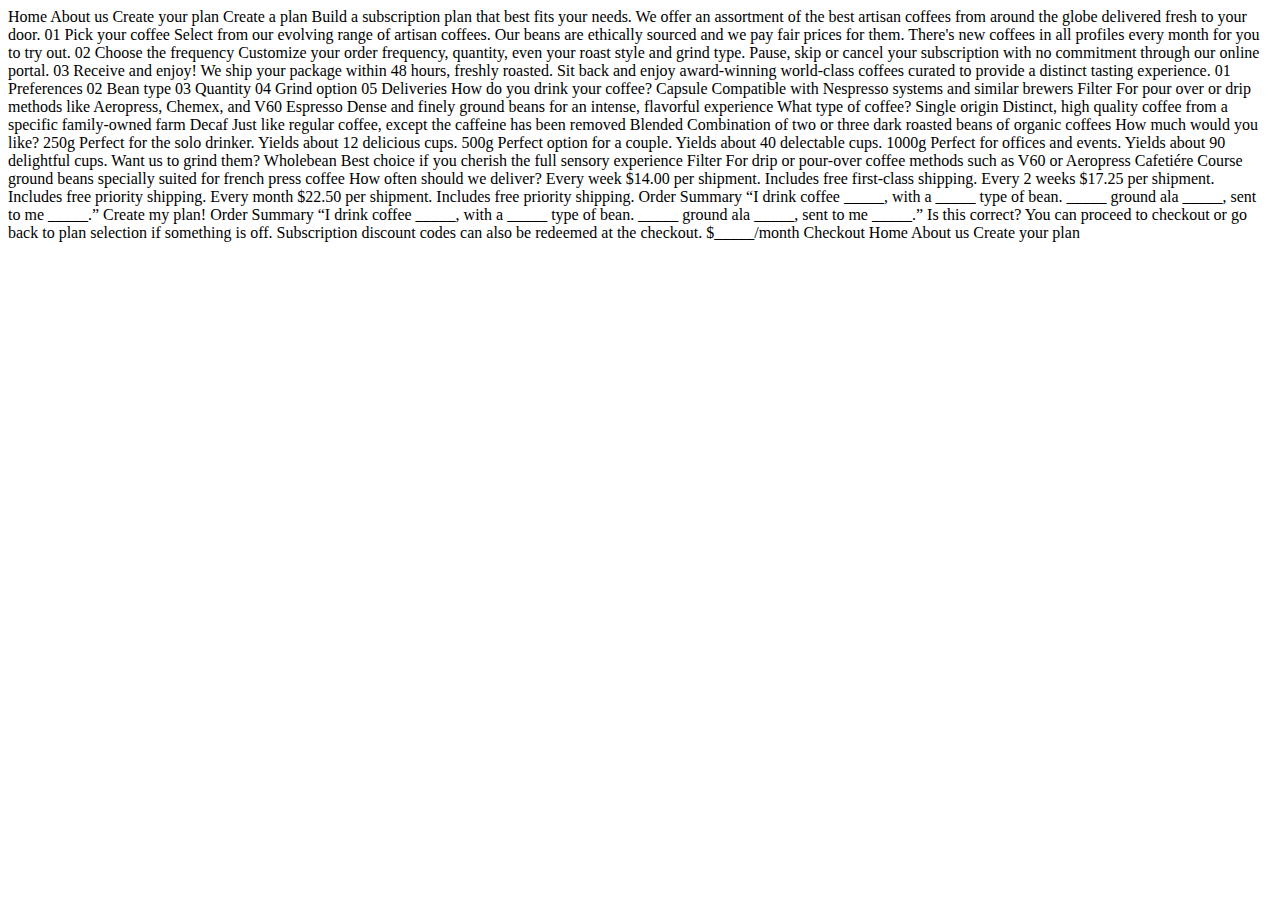
<file: plan.html>
<head>
  <meta charset="UTF-8">
  <meta name="viewport" content="width=device-width, initial-scale=1.0">

  <link rel="icon" type="image/png" sizes="32x32" href="./assets/favicon-32x32.png">

  <title>Frontend Mentor | Coffeeroasters subscription site</title>
</head>

<body>
  Home
  About us
  Create your plan

  Create a plan
  Build a subscription plan that best fits your needs. We offer an assortment of the best 
  artisan coffees from around the globe delivered fresh to your door.

  01
  Pick your coffee
  Select from our evolving range of artisan coffees. Our beans are ethically
  sourced and we pay fair prices for them. There's new coffees in all profiles
  every month for you to try out.
  
  02
  Choose the frequency
  Customize your order frequency, quantity, even your roast style and grind type.
  Pause, skip or cancel your subscription with no commitment through our online portal.
  
  03
  Receive and enjoy!
  We ship your package within 48 hours, freshly roasted. Sit back and enjoy award-winning
  world-class coffees curated to provide a distinct tasting experience.

  01 Preferences
  02 Bean type
  03 Quantity
  04 Grind option
  05 Deliveries

  How do you drink your coffee?

  Capsule
  Compatible with Nespresso systems and similar brewers

  Filter
  For pour over or drip methods like Aeropress, Chemex, and V60

  Espresso
  Dense and finely ground beans for an intense, flavorful experience

  What type of coffee?

  Single origin
  Distinct, high quality coffee from a specific family-owned farm

  Decaf
  Just like regular coffee, except the caffeine has been removed

  Blended
  Combination of two or three dark roasted beans of organic coffees

  How much would you like?
  250g
  Perfect for the solo drinker. Yields about 12 delicious cups.
  
  500g
  Perfect option for a couple. Yields about 40 delectable cups.

  1000g
  Perfect for offices and events. Yields about 90 delightful cups.

  Want us to grind them?

  Wholebean
  Best choice if you cherish the full sensory experience

  Filter
  For drip or pour-over coffee methods such as V60 or Aeropress

  Cafetiére
  Course ground beans specially suited for french press coffee

  How often should we deliver?

  Every week
  $14.00 per shipment. Includes free first-class shipping.

  Every 2 weeks
  $17.25 per shipment. Includes free priority shipping.

  Every month
  $22.50 per shipment. Includes free priority shipping.

  Order Summary
  “I drink coffee _____, with a _____ type of bean. _____ ground ala _____, 
  sent to me _____.”

  Create my plan!

  <!-- Modal -->
  Order Summary

  “I drink coffee _____, with a _____ type of bean. _____ ground ala _____,
  sent to me _____.”

  Is this correct? You can proceed to checkout or go back to plan selection if something 
  is off. Subscription discount codes can also be redeemed at the checkout.

  $_____/month

  Checkout
  <!-- End modal -->

  Home
  About us
  Create your plan
</body>

</html>
</file>
<file: scss/styles.css>
/* http://meyerweb.com/eric/tools/css/reset/ 
   v2.0 | 20110126
   License: none (public domain)
*/
html, body, div, span, applet, object, iframe, h1, h2, h3, h4, h5, h6, p, blockquote, pre, a, abbr, acronym, address, big, cite, code, del, dfn, em, img, ins, kbd, q, s, samp, small, strike, strong, sub, sup, tt, var, b, u, i, center, dl, dt, dd, ol, ul, li, fieldset, form, label, legend, table, caption, tbody, tfoot, thead, tr, th, td, article, aside, canvas, details, embed, figure, figcaption, footer, header, hgroup, menu, nav, output, ruby, section, summary, time, mark, audio, video {
  margin: 0;
  padding: 0;
  border: 0;
  font-size: 100%;
  font: inherit;
  vertical-align: baseline;
}

a {
  text-decoration: none;
  color: black;
}

/* HTML5 display-role reset for older browsers */
article, aside, details, figcaption, figure, footer, header, hgroup, menu, nav, section {
  display: block;
}

body {
  line-height: 1;
}

ol, ul {
  list-style: none;
}

blockquote, q {
  quotes: none;
}

blockquote:before, blockquote:after {
  content: '';
  content: none;
}

q:before, q:after {
  content: '';
  content: none;
}

table {
  border-collapse: collapse;
  border-spacing: 0;
}

body {
  padding: 32px 1.5em;
}

h1 {
  font-size: 40px;
  margin-bottom: 24px;
}

h2 {
  font-size: 40px;
}

h3 {
  font-size: 24px;
  margin-bottom: 16px;
}

h4 {
  font-size: 28px;
  margin-bottom: 24px;
}

h5 {
  color: #83888F;
  font-size: 24px;
  font-weight: 900;
  margin-bottom: 80px;
}

header {
  text-align: center;
  margin-bottom: 120px;
}

.index-h2 {
  background: -webkit-gradient(linear, left bottom, left top, from(white), to(#83888f));
  background: linear-gradient(0deg, white 0%, #83888f 100%);
  -webkit-background-clip: text;
  -webkit-text-fill-color: transparent;
  margin-bottom: 20px;
  color: #83888F;
}

.section {
  text-align: center;
}

.section-collection {
  width: 282px;
  margin: auto;
}

.section-collection > div {
  margin-bottom: 48px;
}

.section--promo {
  background-color: #2C343E;
  color: #FEFCF7;
  padding: 64px 24px 0;
  height: 902px;
  border-radius: 10px;
  margin-bottom: 600px;
}

.section--instruction {
  margin-bottom: 30px;
}

.section__card {
  margin-bottom: 56px;
}

.section__title {
  font-size: 28px;
  margin-bottom: 24px;
}

.section__number-logo {
  font-family: 'Fraunces', serif;
  font-size: 72px;
  color: #FDD6BA;
  margin-bottom: 24px;
}

.nav {
  margin-bottom: 40px;
}

.nav-container {
  display: -webkit-box;
  display: -ms-flexbox;
  display: flex;
  -webkit-box-align: center;
      -ms-flex-align: center;
          align-items: center;
  -webkit-box-pack: justify;
      -ms-flex-pack: justify;
          justify-content: space-between;
}

.nav-links {
  font-size: 24px;
  margin-bottom: 32px;
}

.nav-text {
  text-decoration: none;
  color: black;
}

.nav-link {
  position: absolute;
  padding-top: 80px;
  display: none;
  left: 0;
  right: 0;
  margin: auto;
  background: -webkit-gradient(linear, left bottom, left top, from(rgba(254, 252, 247, 0.504981)), color-stop(55.94%, #ffffff));
  background: linear-gradient(360deg, rgba(254, 252, 247, 0.504981) 0%, #ffffff 55.94%);
  height: 100vh;
}

.logo {
  width: 163px;
}

.show {
  display: block;
}

.title_font {
  font-family: 'Fraunces', serif;
}

.sub_text {
  font-family: 'Barlow', sans-serif;
  font-size: 15px;
  line-height: 25px;
}

.sub_text-header {
  color: #FEFCF7;
  opacity: 80%;
  margin-bottom: 39px;
}

.sub_text-collection {
  color: #333D4B;
}

.sub_text--promo {
  margin-bottom: 64px;
}

.header-container {
  background-image: url("../assets/home/mobile/image-hero-coffeepress.jpg");
  color: white;
  border-radius: 10px;
  padding: 100px 24px;
}

.btn {
  color: white;
  text-decoration: none;
  font-size: 18px;
  background-color: #0E8784;
  padding: 15px 31px;
  border-radius: 6px;
}

.coffee-logo {
  width: 200px;
  margin-bottom: 24px;
}

.card {
  background-color: #0E8784;
  padding: 72px 12px 51px;
  border-radius: 8px;
  margin-bottom: 24px;
}

.card__sub {
  width: 212px;
  margin: auto;
}

.card__logo {
  margin-bottom: 56px;
}

.card-coffee {
  margin-bottom: 48px;
}

.footer {
  text-align: center;
  background-color: #2C343E;
  padding: 54px 0;
}

.footer__links {
  font-family: 'Barlow', sans-serif;
  color: #83888F;
}

.footer__link {
  margin-top: 24px;
}

.footer__sm-container {
  margin-top: 49px;
  display: -webkit-box;
  display: -ms-flexbox;
  display: flex;
  gap: 10px;
  -webkit-box-align: center;
      -ms-flex-align: center;
          align-items: center;
  -webkit-box-pack: center;
      -ms-flex-pack: center;
          justify-content: center;
}

.header-container--about-us {
  background-image: url("../assets/about/mobile/image-hero-whitecup.jpg");
  background-size: cover;
}

.image {
  width: 100%;
  border-radius: 8px;
}

.image--commitment {
  margin-bottom: 48px;
}

.image--about-coffee {
  position: relative;
  top: -60px;
}

.about-h2 {
  margin-bottom: 30px;
}

.section--quality {
  padding: 0 24px 40px;
  background-color: #2C343E;
  color: #FEFCF7;
  border-radius: 8px;
  margin-bottom: 100px;
}

.section--commitment {
  margin-bottom: 150px;
}

.section__title--quality {
  font-size: 28px;
}

.section__title--hq {
  color: #83888F;
  margin-bottom: 72px;
}

.section__sub--quality {
  opacity: 80%;
}

.country {
  font-size: 28px;
  margin-bottom: 22px;
}

.country-container {
  margin-bottom: 80px;
}

.country-icon {
  margin-bottom: 48px;
}

@media screen and (min-width: 700px) {
  body {
    padding: 80px;
  }
  header {
    text-align: left;
    margin-bottom: 200px;
  }
  h1 {
    font-size: 72px;
    width: 493px;
  }
  h2 {
    position: absolute;
    font-size: 180px;
    z-index: -1;
    opacity: 0.5;
    top: -130px;
  }
  .header-container {
    background-image: url("../assets/home/desktop/image-hero-coffeepress.jpg");
    background-size: cover;
    background-repeat: no-repeat;
    padding-left: 85px;
    padding-bottom: 150px;
  }
  .logo {
    width: 236px;
  }
  .sub_text-header {
    width: 445px;
  }
  .hamburger {
    display: none;
  }
  .nav {
    display: -webkit-box;
    display: -ms-flexbox;
    display: flex;
    -webkit-box-pack: justify;
        -ms-flex-pack: justify;
            justify-content: space-between;
    -webkit-box-align: center;
        -ms-flex-align: center;
            align-items: center;
  }
  .nav-link {
    all: unset;
  }
  .nav-links {
    font-family: 'Barlow', sans-serif;
    display: inline;
    font-size: 12px;
    font-weight: 700;
    color: #83888F;
    margin-right: 33px;
    letter-spacing: 0.92px;
  }
  .section-collection {
    position: relative;
    width: 1111px;
  }
  .section__collection--container {
    display: -webkit-box;
    display: -ms-flexbox;
    display: flex;
  }
  .sub_text-collection {
    width: 255px;
  }
}
/*# sourceMappingURL=styles.css.map */
</file>
